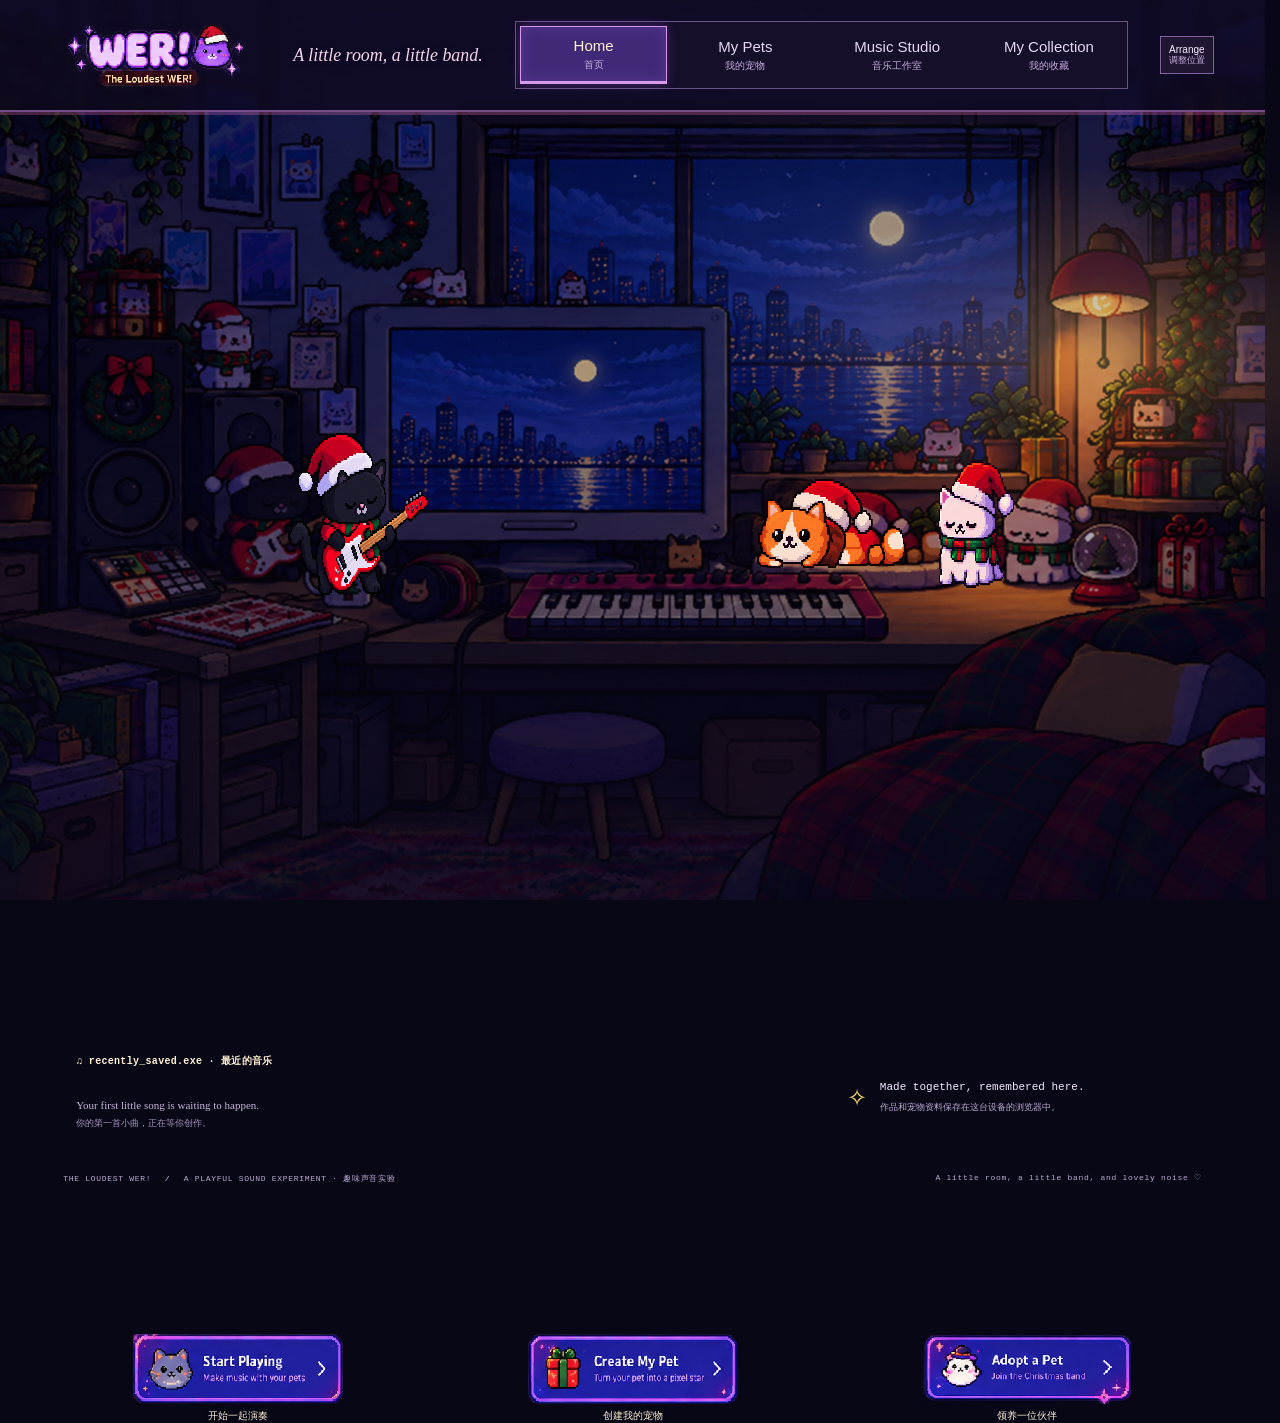
<file: index.html>
<!doctype html>
<html lang="en"><head><meta charset="utf-8"><meta name="viewport" content="width=device-width, initial-scale=1"><meta name="theme-color" content="#111137"><title>Home — The Loudest WER!</title><link rel="stylesheet" href="style.css?v=2"><link rel="stylesheet" href="pixel-ui.css?v=8"><link rel="stylesheet" href="experience.css?v=43"></head>
<body class="home-page" data-lamp="on">
<header class="topbar"><a class="wordmark" href="index.html" aria-label="The Loudest WER! · 宠物音乐小屋"><img class="brand-logo night-art" src="assets/wer-christmas-ui/logo_night.png?v=2" alt=""><img class="brand-logo sunset-art" src="assets/wer-christmas-ui/logo_sunset.png?v=2" alt=""></a><span class="topnote">A little room, a little band.</span><nav class="topnav"><a class="plain current" href="index.html">Home <small>首页</small></a><a class="plain" href="pets.html">My Pets <small>我的宠物</small></a><a class="plain" href="studio.html">Music Studio <small>音乐工作室</small></a><a class="plain" href="collection.html">My Collection <small>我的收藏</small></a></nav><div class="layout-tools"><button id="layoutMode" type="button" aria-pressed="false">Arrange <small>调整位置</small></button><button id="layoutReset" type="button" hidden>Reset <small>恢复默认</small></button></div></header>
<main class="home-main"><section class="home-intro"><div><p class="eyebrow">A COZY PIXEL PET HOME <span class="zh-inline">像素宠物音乐小屋</span></p><h1>A little room.<br><em>A lot of lovely noise.</em></h1><p class="subtitle">Come in, meet the band, and make something together.<span class="zh-sub">欢迎来到宠物音乐小屋，和伙伴们一起做首歌。</span></p></div></section>
<section class="home-room window" id="homeRoom" aria-label="Interactive pixel pet room"><div class="titlebar"><span><i class="dot"></i> HOME / 宠物之家 · little_room.exe</span><span id="timeLabel">SUNSET · 黄昏</span></div><div class="room-scene"><img id="roomBackground" class="room-background" src="assets/backgrounds/home-sunset.png?v=3" alt="Cozy pixel pet room at sunset · 黄昏像素宠物房间"><button class="room-pet room-pet-one" data-room-pet="mystery-cat" aria-pressed="false" aria-label="Mystery Cat · 点击放大神秘猫并聆听叫声"><img class="room-pet-art sunset-art" src="assets/pets/mystery-cat-guitar.png?v=2" alt=""><img class="room-pet-art night-art" src="assets/pets/mystery-cat-guitar-night.png?v=1" alt=""></button><button class="room-pet room-pet-two" data-room-pet="orange-cat" aria-pressed="false" aria-label="Orange Cat · 点击放大橘猫并聆听叫声"><img class="room-pet-art sunset-art" src="assets/pets/orange-cat-christmas.png?v=2" alt=""><img class="room-pet-art night-art" src="assets/pets/orange-cat-night.png?v=1" alt=""></button><button class="room-pet room-pet-three" data-room-pet="white-cat" aria-pressed="false" aria-label="White Cat · 点击放大白猫并聆听叫声"><img class="room-pet-art sunset-art" src="assets/pets/white-cat-christmas.png?v=2" alt=""><img class="room-pet-art night-art" src="assets/pets/white-cat-night.png?v=1" alt=""></button><button id="pullCord" class="pull-cord" aria-label="Pull to switch between Sunset and Night themes · 拉动切换黄昏与夜晚主题" aria-pressed="true"><b>MOOD</b></button></div><div class="room-footer"><span><i class="status-dot"></i><b id="roomStatus">Sunset theme · 黄昏主题</b></span><span>Click a pet or pull the cord · 点击宠物或拉绳</span></div></section>
<section class="home-actions" aria-label="Quick actions · 快捷入口"><a class="home-action primary-action" href="studio.html" aria-label="Start Playing · 开始一起演奏"><img class="action-art night-art" src="assets/wer-christmas-ui/button_start_night_uniform.png?v=1" alt=""><img class="action-art sunset-art" src="assets/wer-christmas-ui/button_start_sunset_uniform.png?v=1" alt=""><span class="action-translation">开始一起演奏</span></a><a class="home-action" href="pets.html" aria-label="Create My Pet · 创建我的宠物"><img class="action-art night-art" src="assets/wer-christmas-ui/button_create_night_uniform.png?v=1" alt=""><img class="action-art sunset-art" src="assets/wer-christmas-ui/button_create_sunset_uniform.png?v=1" alt=""><span class="action-translation">创建我的宠物</span></a><a class="home-action" href="pets.html#adopt" aria-label="Adopt a Pet · 领养一位伙伴"><img class="action-art night-art" src="assets/wer-christmas-ui/button_adopt_night_uniform.png?v=1" alt=""><img class="action-art sunset-art" src="assets/wer-christmas-ui/button_adopt_sunset_uniform.png?v=1" alt=""><span class="action-translation">领养一位伙伴</span></a></section>
<section class="home-lower"><div class="window mini-window"><div class="titlebar lavender"><span>♫ recently_saved.exe · 最近的音乐</span></div><div class="recent-list" id="recentSongs"><p class="empty-hint">Your first little song is waiting to happen.<small>你的第一首小曲，正在等你创作。</small></p></div></div><div class="home-note"><span>✧</span><div><b>Made together, remembered here.</b><small>作品和宠物资料保存在这台设备的浏览器中。</small></div></div></section>
<footer><span>THE LOUDEST WER! <b> / </b> A PLAYFUL SOUND EXPERIMENT · 趣味声音实验</span><span>A little room, a little band, and lovely noise ♡</span></footer></main>
<script src="store.js?v=1"></script><script src="theme.js?v=2"></script><script src="home.js?v=20"></script></body></html>
</file>
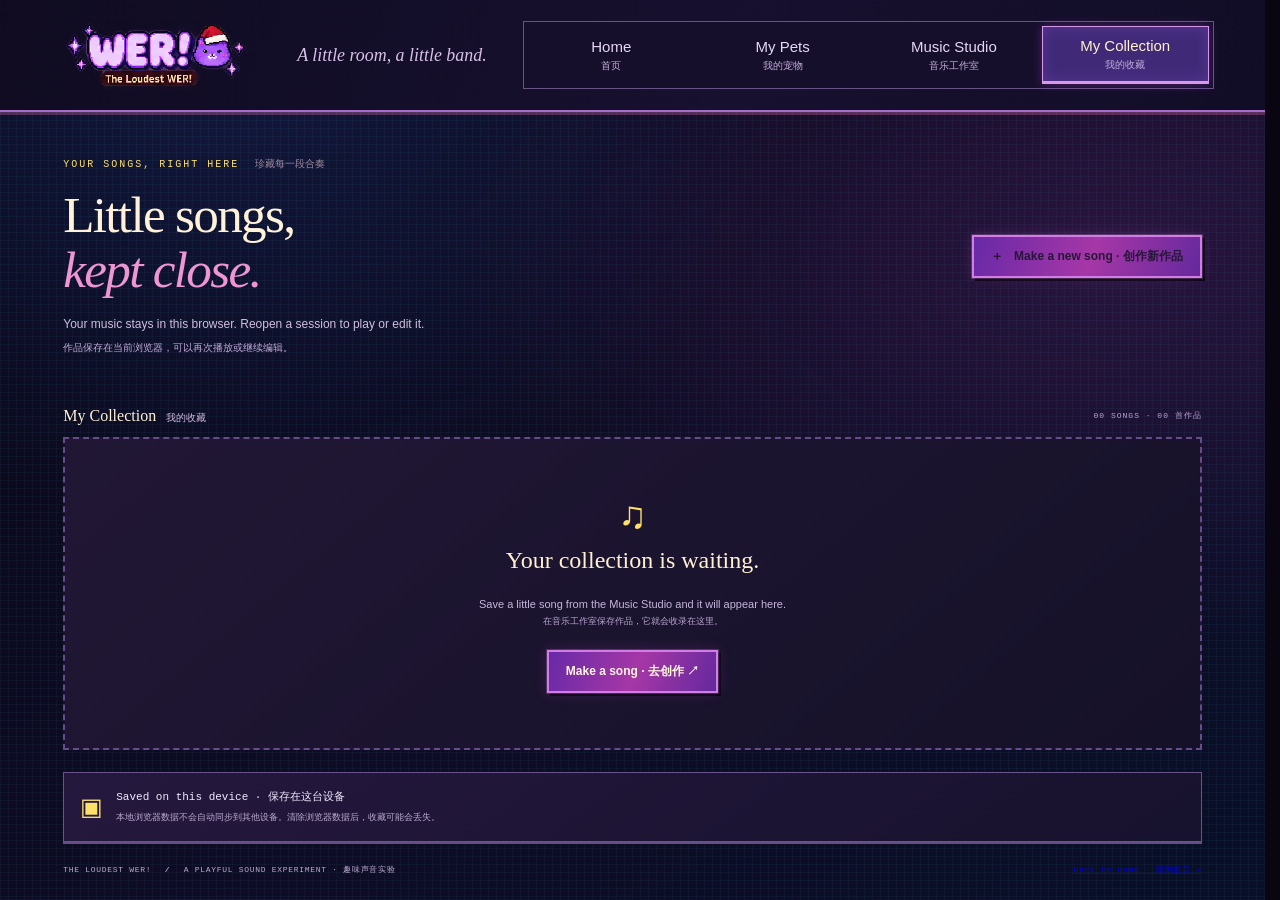
<file: collection.html>
<!doctype html>
<html lang="en"><head><meta charset="utf-8"><meta name="viewport" content="width=device-width, initial-scale=1"><meta name="theme-color" content="#111137"><title>My Collection — The Loudest WER!</title><link rel="stylesheet" href="style.css?v=2"><link rel="stylesheet" href="pixel-ui.css?v=8"><link rel="stylesheet" href="experience.css?v=42"></head>
<body><header class="topbar"><a class="wordmark" href="index.html" aria-label="The Loudest WER! · 宠物音乐小屋"><img class="brand-logo night-art" src="assets/wer-christmas-ui/logo_night.png?v=2" alt=""><img class="brand-logo sunset-art" src="assets/wer-christmas-ui/logo_sunset.png?v=2" alt=""></a><span class="topnote">A little room, a little band.</span><nav class="topnav"><a class="plain" href="index.html">Home <small>首页</small></a><a class="plain" href="pets.html">My Pets <small>我的宠物</small></a><a class="plain" href="studio.html">Music Studio <small>音乐工作室</small></a><a class="plain current" href="collection.html">My Collection <small>我的收藏</small></a></nav></header>
<main class="subpage-main collection-main"><section class="page-heading"><div><p class="eyebrow">YOUR SONGS, RIGHT HERE <span class="zh-inline">珍藏每一段合奏</span></p><h1>Little songs,<br><em>kept close.</em></h1><p class="subtitle">Your music stays in this browser. Reopen a session to play or edit it.<span class="zh-sub">作品保存在当前浏览器，可以再次播放或继续编辑。</span></p></div><a class="primary page-jump" href="studio.html">＋ <span>Make a new song · 创作新作品</span></a></section><section class="collection-shelf"><div class="section-heading"><h2>My Collection <small>我的收藏</small></h2><span id="songCount">00 SONGS · 00 首作品</span></div><div id="songCollection" class="song-grid"></div></section><div class="local-note"><span>▣</span><p>Saved on this device · 保存在这台设备<small>本地浏览器数据不会自动同步到其他设备。清除浏览器数据后，收藏可能会丢失。</small></p></div><footer><span>THE LOUDEST WER! <b> / </b> A PLAYFUL SOUND EXPERIMENT · 趣味声音实验</span><a href="index.html">Back to Home · 回到首页 ↗</a></footer></main>
<div id="toast" role="status" aria-live="polite"></div><script src="store.js?v=1"></script><script src="theme.js?v=2"></script><script src="collection.js?v=1"></script></body></html>
</file>
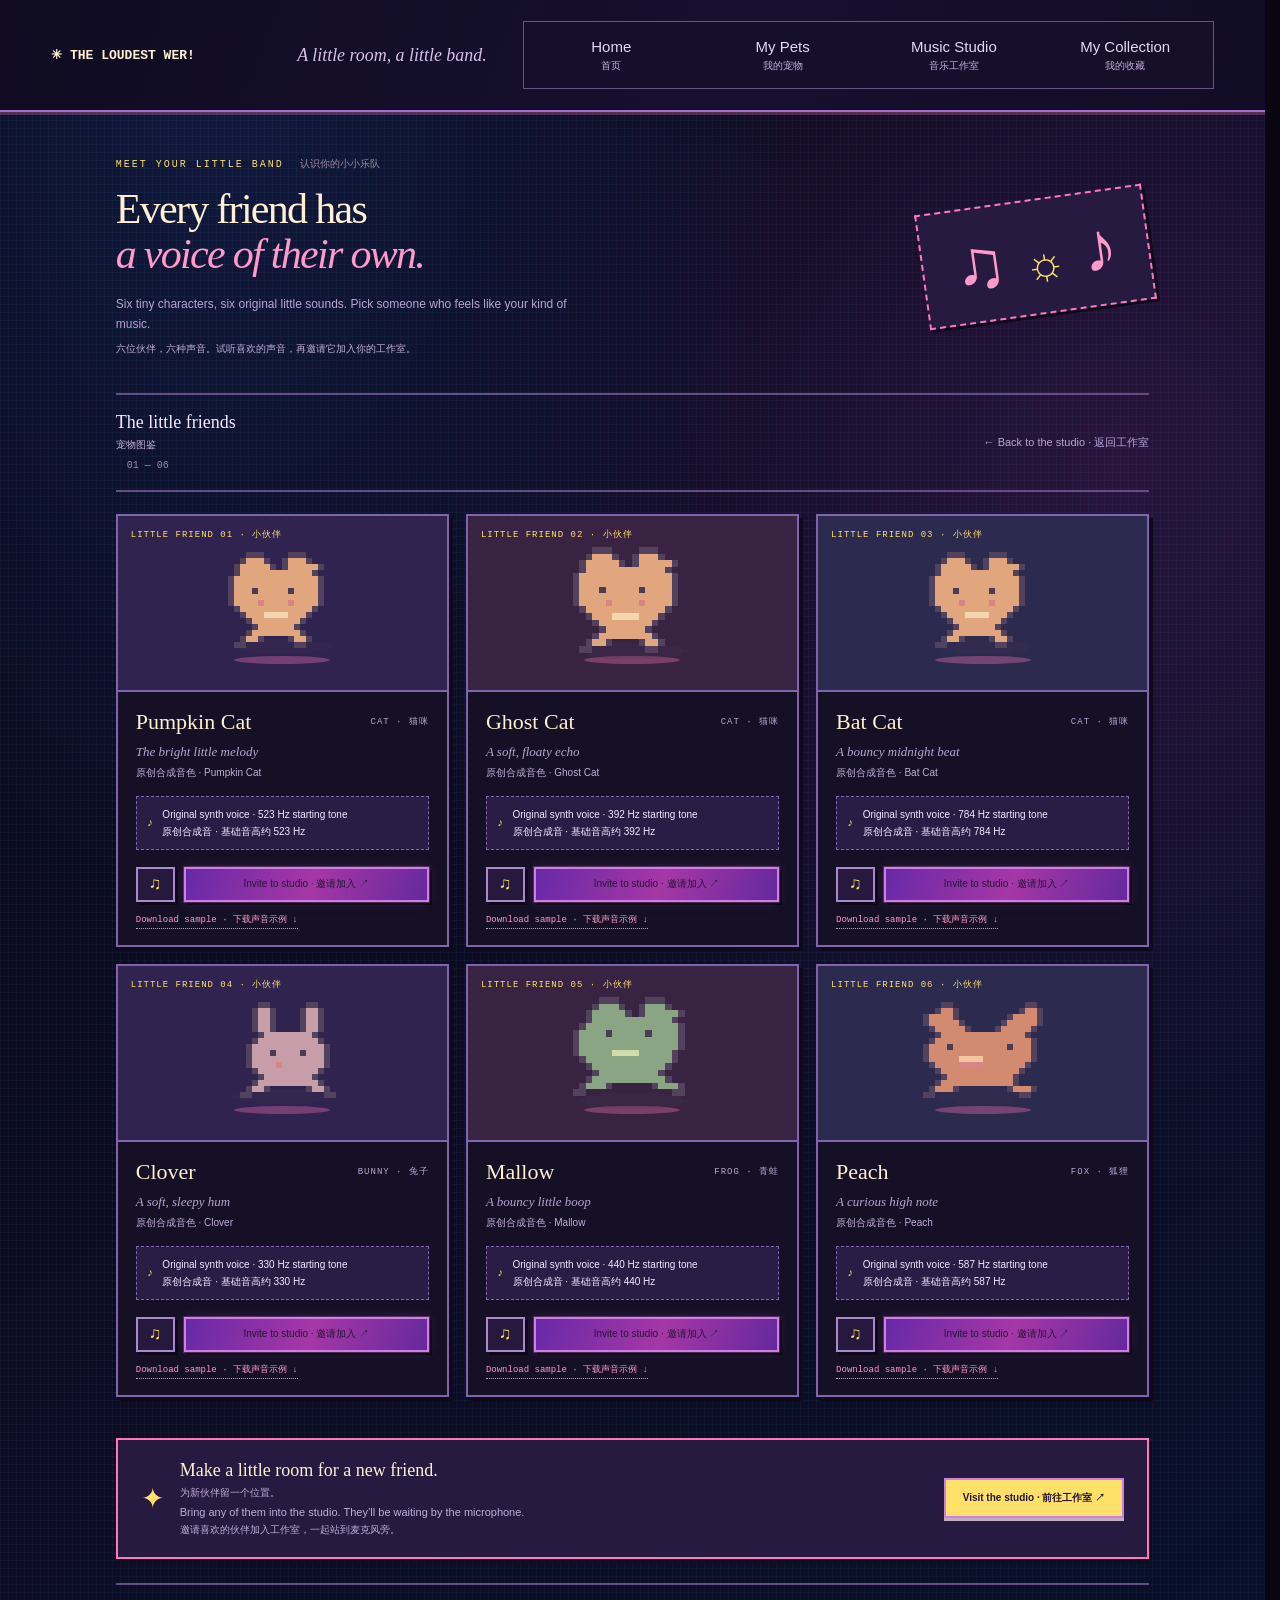
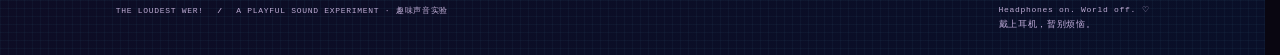
<file: gallery.html>
<!doctype html><html lang="en"><head><meta charset="utf-8"><meta name="viewport" content="width=device-width, initial-scale=1"><meta name="theme-color" content="#090611"><title>Pet Gallery — The Loudest WER!</title><link rel="stylesheet" href="style.css?v=1"><link rel="stylesheet" href="gallery.css?v=1"><link rel="stylesheet" href="pixel-ui.css?v=8"><link rel="stylesheet" href="experience.css?v=2"></head><body>
<header class="topbar"><a class="wordmark" href="index.html">✳ THE LOUDEST WER!</a><span class="topnote">A little room, a little band.</span><nav class="topnav"><a class="plain" href="index.html">Home <small>首页</small></a><a class="plain" href="pets.html">My Pets <small>我的宠物</small></a><a class="plain" href="studio.html">Music Studio <small>音乐工作室</small></a><a class="plain" href="collection.html">My Collection <small>我的收藏</small></a></nav></header>
<main class="gallery-main"><section class="gallery-intro"><div><p class="eyebrow">MEET YOUR LITTLE BAND <span class="zh-inline">认识你的小小乐队</span></p><h1>Every friend has<br><em>a voice of their own.</em></h1><p class="subtitle">Six tiny characters, six original little sounds. Pick someone who feels like your kind of music.<span class="zh-sub">六位伙伴，六种声音。试听喜欢的声音，再邀请它加入你的工作室。</span></p></div><div class="gallery-doodle" aria-hidden="true">♫ <span>☼</span> ♪</div></section><section class="gallery-topline"><h2>The little friends <small>宠物图鉴</small> <span>01 — 06</span></h2><a href="studio.html" class="back-link">← Back to the studio · 返回工作室</a></section><section id="gallery" class="gallery-grid" aria-label="Pet gallery"></section><section class="gallery-footer"><span>✦</span><div><h2>Make a little room for a new friend.<small>为新伙伴留一个位置。</small></h2><p>Bring any of them into the studio. They’ll be waiting by the microphone.<small>邀请喜欢的伙伴加入工作室，一起站到麦克风旁。</small></p></div><a href="studio.html" class="primary studio-link">Visit the studio · 前往工作室 ↗</a></section><footer><span>THE LOUDEST WER! <b>/</b> A PLAYFUL SOUND EXPERIMENT · 趣味声音实验</span><span>Headphones on. World off. ♡<small>戴上耳机，暂别烦恼。</small></span></footer></main><div id="toast" role="status" aria-live="polite"></div><script src="store.js?v=1"></script><script src="theme.js?v=2"></script><script src="pet-art.js"></script><script src="gallery.js?v=2"></script></body></html>
</file>
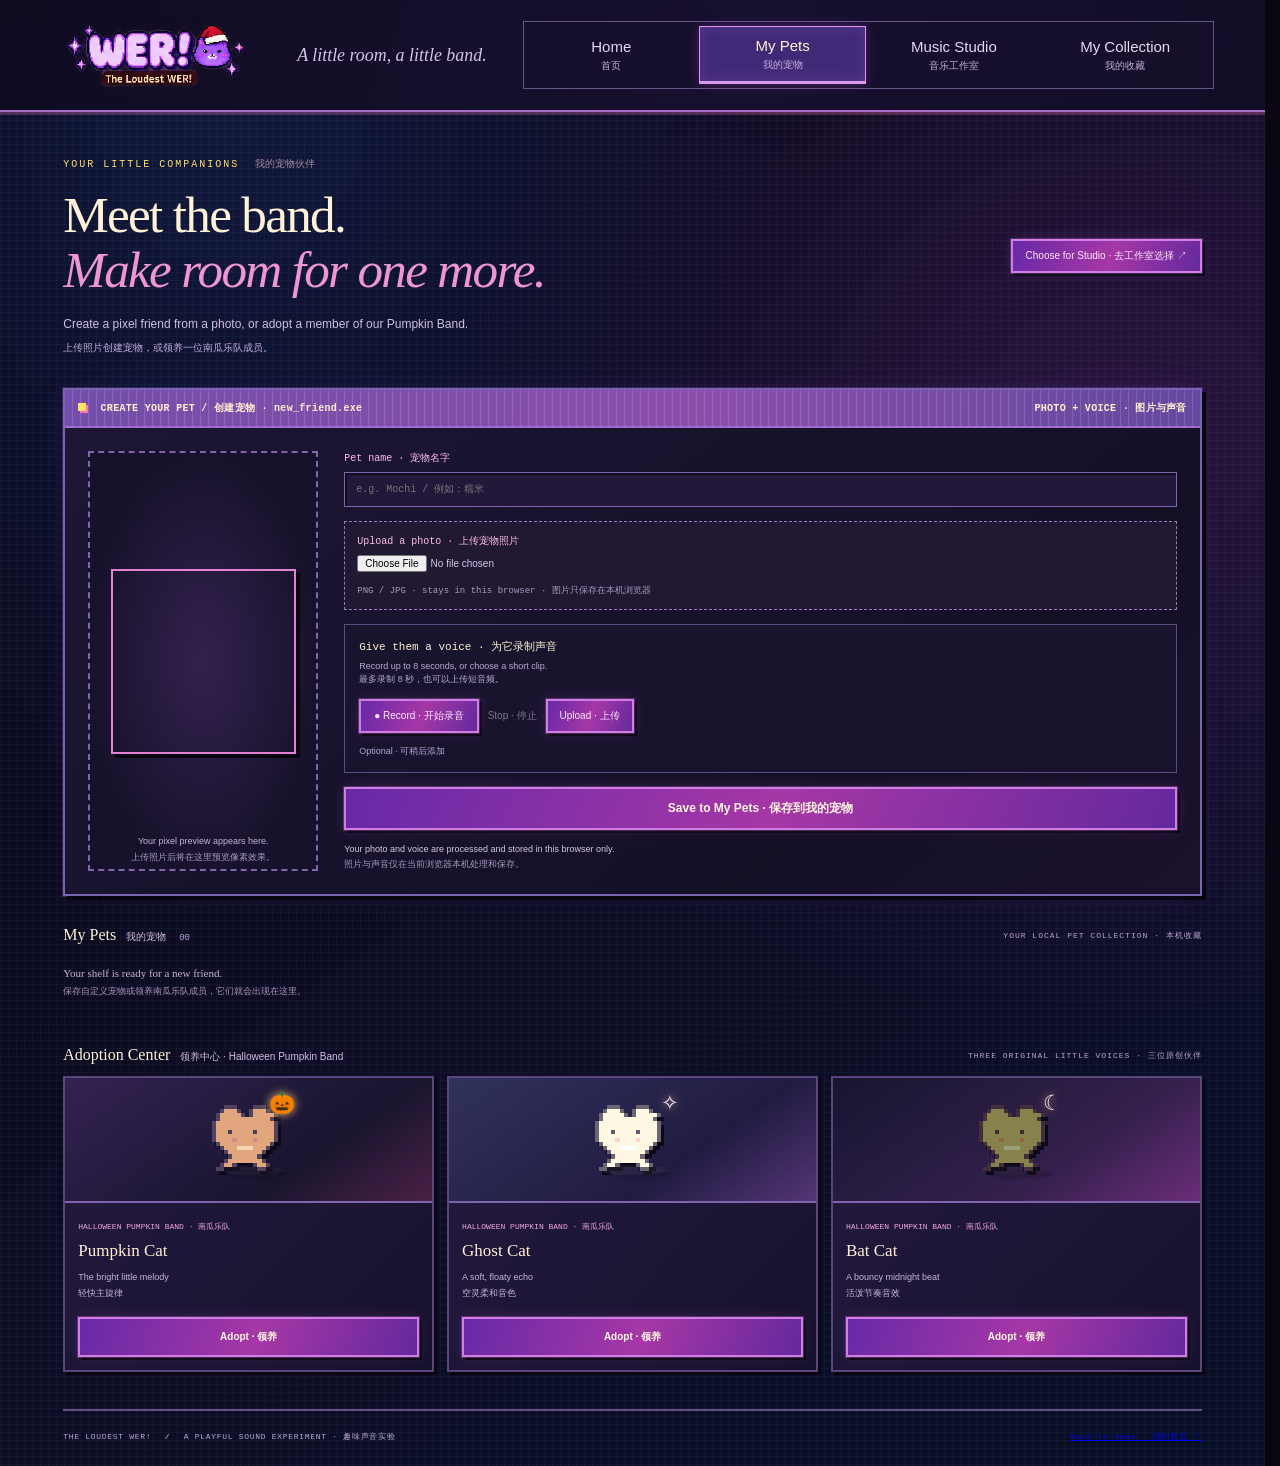
<file: pets.html>
<!doctype html>
<html lang="en"><head><meta charset="utf-8"><meta name="viewport" content="width=device-width, initial-scale=1"><meta name="theme-color" content="#111137"><title>My Pets — The Loudest WER!</title><link rel="stylesheet" href="style.css?v=2"><link rel="stylesheet" href="pixel-ui.css?v=8"><link rel="stylesheet" href="experience.css?v=42"></head>
<body><header class="topbar"><a class="wordmark" href="index.html" aria-label="The Loudest WER! · 宠物音乐小屋"><img class="brand-logo night-art" src="assets/wer-christmas-ui/logo_night.png?v=2" alt=""><img class="brand-logo sunset-art" src="assets/wer-christmas-ui/logo_sunset.png?v=2" alt=""></a><span class="topnote">A little room, a little band.</span><nav class="topnav"><a class="plain" href="index.html">Home <small>首页</small></a><a class="plain current" href="pets.html">My Pets <small>我的宠物</small></a><a class="plain" href="studio.html">Music Studio <small>音乐工作室</small></a><a class="plain" href="collection.html">My Collection <small>我的收藏</small></a></nav></header>
<main class="subpage-main"><section class="page-heading"><div><p class="eyebrow">YOUR LITTLE COMPANIONS <span class="zh-inline">我的宠物伙伴</span></p><h1>Meet the band.<br><em>Make room for one more.</em></h1><p class="subtitle">Create a pixel friend from a photo, or adopt a member of our Pumpkin Band.<span class="zh-sub">上传照片创建宠物，或领养一位南瓜乐队成员。</span></p></div><a class="soft page-jump" href="studio.html">Choose for Studio · 去工作室选择 ↗</a></section>
<section class="pet-creator window"><div class="titlebar"><span><i class="dot"></i> CREATE YOUR PET / 创建宠物 · new_friend.exe</span><span>PHOTO + VOICE · 图片与声音</span></div><div class="creator-grid"><div class="pixel-preview"><canvas id="photoPreview" width="192" height="192" aria-label="Pixelated pet photo preview"></canvas><p id="photoHint">Your pixel preview appears here.<small>上传照片后将在这里预览像素效果。</small></p></div><form id="petForm" class="pet-form"><label>Pet name · 宠物名字<input id="petNameInput" name="name" maxlength="20" placeholder="e.g. Mochi / 例如：糯米" required></label><label class="file-drop">Upload a photo · 上传宠物照片<input id="petPhoto" type="file" accept="image/*"><small>PNG / JPG · stays in this browser · 图片只保存在本机浏览器</small></label><div class="voice-entry"><div><b>Give them a voice · 为它录制声音</b><small>Record up to 8 seconds, or choose a short clip.<br>最多录制 8 秒，也可以上传短音频。</small></div><div class="voice-actions"><button id="recordVoice" class="soft" type="button">● Record · 开始录音</button><button id="stopVoice" class="plain" type="button" disabled>Stop · 停止</button><label class="soft upload-voice">Upload · 上传<input id="petVoice" type="file" accept="audio/*" hidden></label></div><audio id="voicePreview" controls hidden></audio><small id="voiceStatus" role="status" aria-live="polite">Optional · 可稍后添加</small></div><button class="primary" type="submit">Save to My Pets · 保存到我的宠物</button><p class="privacy-note">Your photo and voice are processed and stored in this browser only.<small>照片与声音仅在当前浏览器本机处理和保存。</small></p></form></div></section>
<section class="pet-shelves"><div class="section-heading"><h2>My Pets <small>我的宠物</small> <span id="ownedCount">00</span></h2><span>YOUR LOCAL PET COLLECTION · 本机收藏</span></div><div id="ownedPets" class="pet-card-grid"></div></section>
<section class="pet-shelves" id="adopt"><div class="section-heading"><h2>Adoption Center <small>领养中心 · Halloween Pumpkin Band</small></h2><span>THREE ORIGINAL LITTLE VOICES · 三位原创伙伴</span></div><div id="adoptionPets" class="adoption-grid"></div></section>
<footer><span>THE LOUDEST WER! <b> / </b> A PLAYFUL SOUND EXPERIMENT · 趣味声音实验</span><a href="index.html">Back to Home · 回到首页 ↗</a></footer></main>
<script src="store.js?v=1"></script><script src="theme.js?v=2"></script><script src="pets.js?v=1"></script></body></html>
</file>
<file: style.css>
:root{--paper:#f7f0e5;--ink:#4f4358;--muted:#8e7e8b;--line:#bca9b7;--purple:#a89ac0;--pink:#eab9b4;--cream:#fff9ed}*{box-sizing:border-box}body{margin:0;color:var(--ink);background:#f3eade;background-image:radial-gradient(#a88c9c24 .65px,transparent .65px);background-size:5px 5px;font-family:Arial,Helvetica,sans-serif;font-size:14px}button,input,select{font:inherit;color:inherit}button{cursor:pointer}button,a,input,select{touch-action:manipulation}button:focus-visible,a:focus-visible,select:focus-visible,input:focus-visible{outline:3px solid #8572a4;outline-offset:4px}button{transition:background .15s,transform .15s}button:hover{filter:brightness(1.035)}button:active{transform:translateY(2px)}button:disabled{opacity:.45;cursor:not-allowed}.topbar{height:70px;display:flex;align-items:center;justify-content:space-between;padding:0 4.5%;border-bottom:1px solid #b8a8af66;background:#f9f2e9a8}.wordmark{text-decoration:none;color:var(--ink);font:700 14px 'Courier New',monospace;letter-spacing:-.4px}.topnote{font:italic 14px Georgia,serif;color:var(--muted)}.plain{border:0;background:none;padding:8px 0;font-size:12px}.plain span{margin-left:12px}main{max-width:1440px;padding:0 5%;margin:auto}.intro{display:flex;align-items:center;justify-content:space-between;padding:40px 0 32px}.eyebrow{font:10px 'Courier New',monospace;letter-spacing:2px;margin:0 0 16px;color:#8c778e}h1{font:42px/1.08 Georgia,serif;letter-spacing:-1.7px;margin:0}h1 em{font-weight:normal;color:#9b758f}.subtitle{color:var(--muted);font-size:12px;margin:16px 0 0;line-height:1.7}.session-stamp{display:flex;gap:14px;align-items:center;transform:rotate(-5deg);border:1px solid #bd9f9e;padding:15px 20px;color:#aa858a}.session-stamp>span{font-size:37px}.session-stamp p{font:12px/1.8 'Courier New',monospace;letter-spacing:1px}.session-stamp b{font-size:9px;font-weight:400;letter-spacing:0}.workspace{display:grid;grid-template-columns:minmax(0,1fr) 296px;gap:24px;align-items:start}.window{border:1px solid #9b889e;box-shadow:3px 4px 0 #d9ccce;background:var(--cream);border-radius:7px;overflow:hidden}.titlebar{display:flex;justify-content:space-between;align-items:center;height:34px;border-bottom:1px solid #a38ea4;padding:0 13px;background:#ead0c8;font:11px 'Courier New',monospace;letter-spacing:.3px}.dot{display:inline-block;width:7px;height:7px;background:#9d8eae;margin-right:8px}.window-marks{font-size:16px;word-spacing:7px}.lavender{background:#d5ccdf}.stage{position:relative;aspect-ratio:640/340;isolation:isolate;overflow:hidden}#landscape{position:absolute;inset:0;width:100%;height:100%;image-rendering:pixelated}.scene-label{position:absolute;top:22px;left:23px;display:grid;gap:8px;color:#695c7a;text-shadow:0 1px #fce4d5}.scene-label span{font:10px 'Courier New',monospace;letter-spacing:2px}.scene-label small{font:italic 12px Georgia,serif}.mic{position:absolute;left:48%;top:58%;width:4%;height:25%;filter:drop-shadow(3px 3px #5d456039)}.mic svg{height:100%;width:100%;image-rendering:pixelated}.stage-pet{position:absolute;width:15%;border:0;background:none;transform:translate(-50%,-50%);padding:0;display:grid;justify-items:center;gap:5px}.stage-pet:hover{filter:brightness(1.08)}.stage-pet:active{transform:translate(-50%,-50%)}.stage-pet svg{width:100%;height:auto;image-rendering:pixelated;filter:drop-shadow(3px 5px 0 #8c66834d)}.pet-label{font:10px 'Courier New',monospace;background:#fff5e6eb;border:1px solid #a48fa3;border-radius:3px;padding:4px 7px;white-space:nowrap}.stage-pet.selected .pet-label{background:#e8d7ee;border-color:#7c638e;box-shadow:0 2px 0 #a58ab4}.stage-pet.hit svg{animation:hop .22s ease-out}.stage-pet.hit:before{content:'♪';position:absolute;top:-20%;right:0;color:#694e82;font-size:24px;animation:note .3s ease-out}.stage-pet.muted{opacity:.45}.stage-caption{position:absolute;bottom:11px;left:17px;right:17px;display:flex;justify-content:space-between;font:9px 'Courier New',monospace;color:#f8efde}.stage-caption span+span{font-size:8px;letter-spacing:.5px}.transport{display:flex;align-items:center;justify-content:space-between;gap:10px;padding:15px 17px;background:#fff8ec;border-top:1px solid #a38ea4}.transport-main{display:flex;align-items:center;gap:9px}.primary,.square,.soft,.surprise{border:1px solid #9e87a5;border-radius:4px;box-shadow:0 3px 0 #c3adbf}.primary{background:#d9c9e4;padding:11px 17px;font-size:12px;white-space:nowrap}.primary span{margin-left:8px}.square{background:#f8eddf;width:37px;height:37px;font-size:19px}.beat-lights{display:flex;gap:5px;margin-left:9px}.beat-lights i{height:6px;width:6px;background:#dcd0d6}.beat-lights i.on{background:#9979ac;box-shadow:0 0 0 2px #e8d9ec}.tempo{display:flex;gap:6px;align-items:center;font:10px 'Courier New',monospace}.tempo input{width:48px;padding:5px 3px;border:0;border-bottom:1px solid #c5b2bd;background:transparent;font-size:16px}.tempo small{font-size:9px}.section-heading{display:flex;justify-content:space-between;align-items:center;margin:24px 0 12px}.section-heading h2{font:16px Georgia,serif;margin:0}.section-heading h2 span{font:9px 'Courier New',monospace;margin-left:9px;color:var(--muted)}.section-heading>span{font:8px 'Courier New',monospace;letter-spacing:1px;color:var(--muted)}.pet-cards{display:grid;grid-template-columns:repeat(3,1fr);gap:10px}.pet-card{display:flex;text-align:left;align-items:center;gap:10px;background:#faf5e9;border:1px solid #d0c1c5;padding:9px;border-radius:5px;position:relative;min-height:69px}.pet-card.selected{border-color:#ac8dbb;background:#ede3ef;box-shadow:0 2px 0 #d0bcd7}.pet-card svg{width:43px;height:43px}.pet-card b{font-size:12px;font-weight:500;display:block}.pet-card small{display:block;font-size:9px;color:var(--muted);margin-top:5px}.pet-card .indicator{height:5px;width:5px;border-radius:50%;background:#9bafa1;position:absolute;top:12px;right:10px}.pet-card.muted .indicator{background:#bfadb8}.template-grid{display:grid;grid-template-columns:repeat(3,1fr);gap:10px}.template{display:flex;align-items:center;gap:10px;padding:14px 10px;border:1px solid #d1bfc4;border-radius:5px;background:#f7eee5;text-align:left}.template.active{background:#f0dcd5;border-color:#bd9da4}.template-icon{font:25px Georgia,serif;color:#ac8593}.template b{display:block;font-size:11px;font-weight:500}.template small{display:block;font-size:8px;color:var(--muted);margin-top:5px}.template i{margin-left:auto;font-style:normal;color:#a2849b}.editor-body{padding:24px 21px 18px}.editor .eyebrow{font-size:8px;letter-spacing:1.5px}.selected-pet{display:flex;gap:10px;align-items:center}#portrait{width:65px;height:65px;background:#efe5e9;border:1px solid #ddccd7;border-radius:5px;display:grid;place-items:center}#portrait svg{width:55px}.selected-pet h2{font:23px Georgia,serif;margin:0 0 7px}.selected-pet p{font-size:10px;color:var(--muted);margin:0}.selected-pet .square{margin-left:auto;width:30px;height:30px;font-size:16px}.divider{border-top:1px dashed #d4c4cc;margin:24px 0}.control{margin-bottom:24px}.control label{display:flex;justify-content:space-between;font-size:12px;margin-bottom:12px}.control label span{font:10px 'Courier New',monospace;color:#977c9a}.control input[type=range]{width:100%;height:6px;margin:7px 0 13px;accent-color:#a084b0;cursor:pointer}.range-labels{display:flex;justify-content:space-between;color:#a18d9d;font-size:8px}.control-note{font-size:10px;color:var(--muted);margin:-2px 0 12px}.rhythm{display:grid;grid-template-columns:repeat(8,1fr);gap:4px}.rhythm button{height:30px;padding:0;background:#f1e7e5;border:1px solid #d0bdcc;border-radius:3px;font:9px 'Courier New',monospace}.rhythm button.enabled{background:#bca6cc;color:#fff8ed;border-color:#9f85b2;box-shadow:inset 0 2px #d7c6e0}.rhythm button.current{outline:2px solid #7c608f;outline-offset:1px}.rhythm+.range-labels{margin-top:10px}select{width:100%;border:1px solid #cdbbc9;background:#f7efe6;border-radius:4px;padding:10px;font-size:11px}.editor-actions{display:flex;justify-content:space-between;align-items:center;margin-top:-6px}.soft{padding:8px 13px;background:#efe4e9;font-size:10px}.danger{color:#ac7a83;font-size:10px}.little-note{background:#f1e8e8;margin-top:25px;padding:13px;display:flex;align-items:center;gap:12px;border-radius:4px}.little-note>span{font-size:24px;color:#b699b8}.little-note p{font:italic 12px/1.6 Georgia,serif;margin:0;color:#a18b9f}.bottom-row{display:flex;justify-content:space-between;align-items:center;padding:25px 0}.bottom-row p{font:italic 13px Georgia,serif;color:#a68d9b}.surprise{padding:12px 19px;background:#f0d2c9;font-size:12px}.surprise span{font-size:9px;margin-left:21px;color:#997e89}footer{border-top:1px solid #d8c9c7;padding:20px 0 24px;display:flex;justify-content:space-between;color:#a28c9b;font:8px 'Courier New',monospace;letter-spacing:.7px}footer b{margin:0 8px}dialog{padding:0;border:1px solid #9b889e;border-radius:7px;max-width:550px;width:calc(100% - 32px);color:var(--ink);background:var(--cream);box-shadow:6px 7px 0 #9b889e44}dialog::backdrop{background:#51445666;backdrop-filter:blur(3px)}.dialog-body{padding:26px}.dialog-body h2{font:25px Georgia,serif}.dialog-body p,.dialog-body li{font-size:12px;line-height:1.8;color:#8b788b}.dialog-body li{margin-bottom:12px}.choices{display:grid;grid-template-columns:repeat(3,1fr);gap:12px;margin-top:24px}.choices button{border:1px solid #c5b1ca;border-radius:5px;background:#f2e5ec;padding:14px 8px;display:grid;justify-items:center;gap:8px}.choices svg{width:70px}.choices small{font-size:9px;color:var(--muted)}#toast{position:fixed;bottom:25px;left:50%;transform:translateX(-50%);background:#64536d;color:#fff6eb;padding:12px 20px;font-size:12px;border-radius:5px;opacity:0;pointer-events:none;transition:opacity .2s;z-index:10}#toast.show{opacity:1}@keyframes hop{50%{transform:translateY(-9px) rotate(-4deg)}}@keyframes note{to{transform:translateY(-15px);opacity:0}}@media(min-width:1500px){.intro{padding-top:50px;padding-bottom:40px}h1{font-size:49px}.workspace{grid-template-columns:minmax(0,1fr) 320px}.editor-body{padding:26px}.control{margin-bottom:27px}}@media(max-width:1050px){main{padding:0 3%}.workspace{gap:16px;grid-template-columns:minmax(0,1fr) 270px}.editor-body{padding:19px 16px}.beat-lights{display:none}.template{gap:6px;padding:12px 8px}.template i{display:none}.template b{font-size:10px}.template small{font-size:7px}.session-stamp{padding:10px}}@media(max-width:760px){.topbar{padding:0 5%;height:56px}.topnote{display:none}main{padding:0 5%}.intro{padding:29px 0 25px}.eyebrow{font-size:8px}h1{font-size:34px}.subtitle{font-size:11px;max-width:330px}.session-stamp{display:none}.workspace{display:flex;flex-direction:column;gap:22px}.left-column,.editor{width:100%}.editor-body{padding:20px}.editor .control{margin-bottom:23px}.selected-pet{max-width:350px}.stage-caption span+span{display:none}.scene-label{left:14px;top:14px}.scene-label span{font-size:8px}.scene-label small{font-size:10px}.pet-label{font-size:8px;padding:3px 4px}.stage-pet{width:17%}.transport{padding:12px 10px}.primary{padding:10px;font-size:11px}.tempo{gap:3px}.tempo>span{display:none}.pet-card{gap:5px;padding:7px 4px}.pet-card svg{width:34px}.pet-card b{font-size:10px}.pet-card small{font-size:8px}.template-grid{gap:6px}.template-icon{font-size:21px}.template{display:grid;gap:7px}.template b{font-size:10px}.template small{font-size:8px}.section-heading>span{font-size:7px}.bottom-row{flex-direction:column-reverse;gap:10px}.surprise{width:100%}footer{font-size:7px;gap:20px;line-height:1.7}.rhythm button{height:38px}}@media(prefers-reduced-motion:reduce){*,*:before{animation:none!important;transition:none!important}}
.pet-png{display:block;width:100%;height:auto;object-fit:contain;image-rendering:pixelated}.pet-card .pet-png{width:43px;height:43px}.stage-pet .pet-png{width:100%;height:auto}#portrait .pet-png{width:55px;height:55px}

/* English first, with quiet Chinese reading support. */
.topnav .plain small,.wordmark small{display:block;margin-top:3px;color:#a18b9d;font:9px/1.2 Arial,sans-serif;letter-spacing:0}.eyebrow .zh-inline{font-family:Arial,sans-serif;letter-spacing:0;font-size:10px;margin-left:8px;color:#a18b9d}.zh-sub{display:block;margin-top:6px;color:#a18b9d;font-size:10px;line-height:1.6}.session-stamp small{font:10px Arial,sans-serif;letter-spacing:0;color:#aa858a}.section-heading h2 small{font:10px Arial,sans-serif;color:#a18b9d;margin-left:6px}.section-heading button small{display:block;font-size:9px;color:#a18b9d;margin:3px 0 0 23px}.scene-label small{line-height:1.5}.template small{line-height:1.7}.template-note{font-size:9px;color:#8e7e8b;margin:10px 0 0}.template-note span{display:block;color:#a18b9d;margin-top:3px}.manual-note{display:block;margin-top:5px;font:9px Arial,sans-serif;letter-spacing:.4px;color:#a18b9d}.control label small{font:10px Arial,sans-serif;color:#a18b9d;margin-left:4px}.control-note span{display:block;color:#a18b9d;margin-top:3px}.little-note p small,.bottom-row p small,footer small{display:block;margin-top:4px;font:9px/1.5 Arial,sans-serif;color:#a18b9d}.dialog-body h2 small{display:block;font:12px Arial,sans-serif;color:#a18b9d;margin-top:6px}.pet-card small{line-height:1.45}
.voice-picker{margin-top:-5px;margin-bottom:20px}.voice-picker label{margin-bottom:9px}.danger:disabled{opacity:.4}

.topbar .topnav{display:flex;flex-direction:row;align-items:center;gap:22px;flex:0 0 auto;width:auto}
</file>
<file: pixel-ui.css>
/* The Loudest WER! pixel interface layer
   Warm twilight palette + stepped 8-bit borders, sized for comfortable reading. */
:root {
  --ink: #342c50;
  --muted: #766d87;
  --line: #625878;
  --paper: #fff4df;
  --cream: #fff8e9;
  --pixel-shadow: #594766;
  --lavender: #c9b8e2;
  --pink: #efb2ad;
  --sunset: #e99b76;
}

body {
  background-color: #eee0d2;
  background-image:
    linear-gradient(90deg, #8d78941a 1px, transparent 1px),
    linear-gradient(#8d78941a 1px, transparent 1px);
  background-size: 8px 8px;
  color: var(--ink);
}

.topbar {
  background: #fff4e8;
  border-bottom: 3px solid #b49caf;
  box-shadow: 0 3px 0 #d4b8b4;
}
.topbar .topnav { display: flex !important; flex: 0 0 auto; flex-direction: row; align-items: center; gap: 22px; width: auto; }
.topnav .plain { text-decoration: none; color: #675a73; font-size: 11px; }
.topnav .plain small { display: block; margin-top: 3px; color: #98869a; font: 9px/1.2 Arial, sans-serif; }
.topnav .plain.current { color: #342c50; }
.wordmark, .eyebrow, .titlebar, .stage-caption, .pet-label,
.tempo, .section-heading h2 span, .section-heading > span,
.template small, .friend-number, .friend-title > span, footer,
.rhythm button, .manual-note, .control label > span, .range-labels {
  font-family: "Courier New", monospace;
}
.wordmark { letter-spacing: 0; font-size: 13px; }
.topnav .plain, .plain { border-radius: 0; }
.topnav .plain.current { border-bottom: 3px solid #715d87; }

.window, .session-stamp, .pet-card, .template, .little-note,
.friend-card, .friend-art, .gallery-doodle, .note-chip, .gallery-footer,
.primary, .square, .soft, .surprise, .friend-actions button,
.friend-actions a, .choices button, #portrait, .rhythm button,
select, input[type="number"], dialog {
  border-radius: 0 !important;
}
.window {
  border: 2px solid #514764;
  box-shadow: 4px 4px 0 #89788f, 7px 7px 0 #d4b4ae;
}
.titlebar {
  min-height: 38px;
  height: auto;
  border-bottom: 2px solid #514764;
  background-color: #edb8a8;
  background-image: repeating-linear-gradient(90deg, transparent 0 7px, #ffffff21 7px 8px);
  color: #382e54;
  font-size: 10px;
  font-weight: 700;
  letter-spacing: .3px;
}
.titlebar.lavender { background-color: #cbbbe0; }
.dot { width: 8px; height: 8px; box-shadow: 2px 2px 0 #6d5b78; }

.session-stamp {
  border: 2px solid #ae8796;
  box-shadow: 3px 3px 0 #d8b7b0;
  background: #fff1e1;
}
.scene-label span { background: #382f55e8; color: #ffe0ae; padding: 7px 9px; width: fit-content; }
.scene-label small { display: inline-block; width: fit-content; background: #fff0d9e8; padding: 5px 7px; color: #56475f; }
.stage-caption { color: #fff0cf; text-shadow: 1px 1px #352d51; }
.stage-pet { image-rendering: pixelated; }
.scene-art { display: none; position: absolute; inset: 0; width: 100%; height: 100%; object-fit: cover; image-rendering: pixelated; }
.scene-art.loaded { display: block; }
.stage-pet svg, .stage-pet .pet-png { filter: drop-shadow(3px 3px 0 #382f5566); }
.pet-label { border: 2px solid #574766; box-shadow: 2px 2px 0 #382f55; font-size: 9px; }
.stage-pet.selected .pet-label { background: #f5c4b1; border-color: #403453; box-shadow: 2px 2px 0 #382f55; }

button, .primary, .square, .soft, .surprise, .template,
.friend-actions button, .friend-actions a, .choices button {
  border-radius: 0 !important;
  transition: transform .12s steps(2, end), filter .12s steps(2, end), box-shadow .12s steps(2, end);
}
button:hover, .friend-actions a:hover { filter: saturate(1.1) brightness(1.04); }
button:active { transform: translate(2px, 2px); box-shadow: 1px 1px 0 var(--pixel-shadow) !important; }
.primary, .square, .soft, .surprise, .friend-actions button,
.friend-actions a, .choices button {
  border: 2px solid #594966;
  box-shadow: 3px 3px 0 #80718c;
}
.primary { background: #d3c2e6; font-weight: 700; }
.primary:hover { background: #c9b2df; }
.square { background: #ffebce; }
.soft { background: #f0d7da; }
.surprise { background: #efb6aa; border-color: #66516d; }
.transport { border-top: 2px solid #675870; background: #fff5e3; }
.beat-lights i { width: 8px; height: 8px; border: 1px solid #82718a; }
.beat-lights i.on { background: #f2a27d; box-shadow: 0 0 0 2px #f4d3ac; }

.pet-card {
  border: 2px solid #b39dad;
  box-shadow: 2px 2px 0 #d8c0bc;
  background: #fff6e8;
}
.pet-card.selected { border: 2px solid #665276; box-shadow: 3px 3px 0 #9b81a5; background: #eadff2; }
.pet-card .pet-png { image-rendering: pixelated; }
.template { border: 2px solid #b49eaf; box-shadow: 2px 2px 0 #d7c0bc; background: #fff1df; }
.template.active { border-color: #665276; box-shadow: 3px 3px 0 #9880a2; background: #f2d5ca; }
.template-icon { font-family: "Courier New", monospace; }
.template-note { border-left: 3px solid #e5a386; padding-left: 9px; }

.editor-body { background: #fff8e9; }
#portrait { border: 2px solid #82708b; box-shadow: 2px 2px 0 #d9c0bb; background: #f4e3dc; }
.divider { border-top: 2px dashed #b6a1b3; }
.control input[type="range"] {
  height: 8px;
  border: 1px solid #82718c;
  background: repeating-linear-gradient(90deg, #e3d3e3 0 8px, #f7ebdf 8px 12px);
  accent-color: #78638f;
}
.control input[type="range"]::-webkit-slider-thumb {
  appearance: none; width: 16px; height: 18px; border: 2px solid #514361;
  border-radius: 0; background: #d4bce6; box-shadow: 2px 2px 0 #88748d;
}
.control input[type="range"]::-moz-range-thumb {
  width: 12px; height: 14px; border: 2px solid #514361;
  border-radius: 0; background: #d4bce6; box-shadow: 2px 2px 0 #88748d;
}
select, .tempo input {
  border: 2px solid #85718f;
  background-color: #fff0dc;
  box-shadow: inset 2px 2px 0 #ead8d0;
}
.rhythm button { border: 2px solid #a28ca6; background: #f6e6df; color: #4d405f; }
.rhythm button.enabled { background: #ad91c4; border-color: #59486e; color: #fff8e8; box-shadow: inset 2px 2px 0 #d5c0e3; }
.rhythm button.current { outline: 3px solid #e59370; outline-offset: 1px; }
.little-note { border: 2px dashed #c6a8b5; background: #f8e9e3; }

.bottom-row { border-top: 2px dashed #bea9b3; margin-top: 14px; }
footer { border-top: 2px solid #bca7b2; }
dialog { border: 2px solid #514764; box-shadow: 5px 5px 0 #89788f; }
dialog .titlebar { min-height: 40px; }
.choices button { background: #f3e1eb; }
#toast { border: 2px solid #352e50; border-radius: 0; box-shadow: 3px 3px 0 #a6879a; font-family: "Courier New", monospace; }
.topnav a, .back-link, .studio-link, .download-link { text-underline-offset: 3px; }

/* Pixelized card gallery uses the same palette and component edges. */
.gallery-intro { padding-top: 45px; }
.gallery-doodle { border: 2px dashed #b08c9b; box-shadow: 3px 3px 0 #d7bab6; }
.gallery-topline { border-top: 2px solid #bca7b2; border-bottom: 2px solid #bca7b2; }
.friend-card { border: 2px solid #685675; box-shadow: 4px 4px 0 #c6aeb3; background: #fff7e8; }
.friend-art { border-bottom: 2px solid #685675; }
.friend-art:after { filter: none; height: 8px; }
.friend-actions button, .friend-actions a { border: 2px solid #685675; box-shadow: 2px 2px 0 #a38ba4; }
.friend-actions a { background: #d6c3e7; }
.note-chip { border: 1px dashed #b79eaf; background: #f7e9df; }
.gallery-footer { border: 2px solid #b18f9c; box-shadow: 3px 3px 0 #d3b8b6; background: #f4e0d8; }
.download-link { font-family: "Courier New", monospace; }

@media (max-width: 760px) {
  .window { box-shadow: 3px 3px 0 #89788f; }
  .topbar { border-bottom-width: 2px; }
  .gallery-intro { padding-top: 32px; }
}
@media (prefers-reduced-motion: reduce) {
  *, *::before, *::after { transition: none !important; }
}

/* Full-page night palette: deep violet surfaces, neon butter and petal pink. */
:root {
  --ink: #f4eaff;
  --muted: #b7a4d5;
  --line: #8266b3;
  --paper: #1c1434;
  --cream: #21183d;
  --pixel-shadow: #100a20;
  --lavender: #514078;
  --pink: #ff78bc;
  --sunset: #ffe16a;
}
body {
  color: var(--ink);
  background-color: #100c20;
  background-image:
    linear-gradient(90deg, #a789d01c 1px, transparent 1px),
    linear-gradient(#a789d01c 1px, transparent 1px),
    radial-gradient(ellipse at 18% 0%, #43276a 0%, transparent 42%),
    radial-gradient(ellipse at 90% 34%, #291845 0%, transparent 40%);
  background-size: 8px 8px, 8px 8px, auto, auto;
}
.topbar { background: #17112ceF; border-color: #7653a6; box-shadow: 0 3px 0 #ff78bc44; }
.wordmark, .topnav .plain, .topnav .plain.current { color: #fff0d1; }
.topnav .plain small { color: #bba8d4; }
.topnav .plain.current { border-bottom-color: #ffe16a; }
.topnote, .subtitle, .section-heading > span, .range-labels, footer,
.template-note, .template-note span, .back-link, .download-link,
.friend-title > span, .friend-detail > p { color: #b7a4d5; }
h1 { color: #fff0d1; }
h1 em, .session-stamp, .gallery-doodle { color: #ff9aca; }
.eyebrow { color: #ffe16a; }
.zh-inline, .zh-sub, .section-heading h2 small, .manual-note,
.control label small, .control-note span, .little-note p small,
.bottom-row p small, footer small, .dialog-body h2 small,
.gallery-topline h2 small, .gallery-footer small, .friend-detail .zh-voice {
  color: #c1addb;
}
.session-stamp { border-color: #ff78bc; box-shadow: 3px 3px 0 #100a20; background: #21183d; }
.session-stamp > span, .gallery-doodle span { color: #ffe16a; }
.window, dialog { background: #1b1433; border-color: #8065ae; box-shadow: 4px 4px 0 #0b0816, 7px 7px 0 #ff78bc55; }
.titlebar { color: #fff0d1; border-color: #8065ae; background-color: #4d3978; background-image: repeating-linear-gradient(90deg, transparent 0 7px, #ffe16a1c 7px 8px); }
.titlebar.lavender { background-color: #39275f; }
.dot { background: #ffe16a; box-shadow: 2px 2px 0 #ff78bc; }
.stage { background: #17112c; }
#landscape, .scene-art { filter: brightness(.58) saturate(.94) hue-rotate(17deg); }
.scene-label span { background: #231738; color: #ffe16a; border: 1px solid #ff78bc; }
.scene-label small { background: #201634eF; color: #ffe9d6; }
.stage-caption { color: #ffe16a; text-shadow: 1px 1px #100a20; }
.pet-label { color: #fff0d1; background: #21183dee; border-color: #ffe16a; box-shadow: 2px 2px 0 #ff78bc; }
.stage-pet.selected .pet-label { color: #211534; background: #ffe16a; border-color: #ff78bc; box-shadow: 2px 2px 0 #100a20; }
.transport, .editor-body { color: #f4eaff; background: #1b1433; border-color: #8065ae; }
.primary, .square, .soft, .surprise, .friend-actions button,
.friend-actions a, .choices button { color: #fff2df; border-color: #a88bcb; box-shadow: 3px 3px 0 #0c081a; }
.primary { color: #241635; background: #ffe16a; border-color: #ffe16a; }
.primary:hover { background: #fff0a0; }
.square { color: #ffe16a; background: #342352; }
.soft { color: #ffc1dc; background: #392144; }
.surprise { color: #29163b; background: #ff78bc; border-color: #ffc1dc; }
.beat-lights i { background: #41315f; border-color: #8065ae; }
.beat-lights i.on { background: #ffe16a; box-shadow: 0 0 0 2px #ff78bc; }
.pet-card { color: #f4eaff; background: #21183d; border-color: #604a84; box-shadow: 2px 2px 0 #0e0a1b; }
.pet-card.selected { color: #fff2dc; border-color: #ffe16a; box-shadow: 3px 3px 0 #ff78bc66; background: #35224f; }
.pet-card small { color: #b7a4d5; }
.pet-card .indicator { background: #ffe16a; box-shadow: 0 0 0 2px #ffe16a33; }
.template { color: #f4eaff; border-color: #604a84; box-shadow: 2px 2px 0 #0e0a1b; background: #21183d; }
.template.active { color: #fff2dc; border-color: #ffe16a; box-shadow: 3px 3px 0 #ff78bc66; background: #38224f; }
.template-icon { color: #ffe16a; }
.template b, .friend-title h3, .friend-detail h3 { color: #fff0d1; }
.editor .eyebrow, .control label > span { color: #ffb2d6; }
#portrait { border-color: #ff78bc; box-shadow: 2px 2px 0 #0e0a1b; background: #31224a; }
.divider { border-color: #624d84; }
.control input[type="range"] { border-color: #9077b4; background: repeating-linear-gradient(90deg, #523b75 0 8px, #302249 8px 12px); }
.control input[type="range"]::-webkit-slider-thumb,
.control input[type="range"]::-moz-range-thumb { border-color: #211536; background: #ffe16a; box-shadow: 2px 2px 0 #ff78bc; }
select, .tempo input { color: #fff0d1; border-color: #8065ae; background-color: #2b2047; box-shadow: inset 2px 2px 0 #120d24; }
select option { color: #fff0d1; background: #21183d; }
.rhythm button { color: #d8c8e9; border-color: #604a84; background: #281d42; }
.rhythm button.enabled { color: #211536; border-color: #ffe16a; background: #ffe16a; box-shadow: inset 2px 2px 0 #fff2aa; }
.rhythm button.current { outline-color: #ff78bc; }
.little-note { color: #f4eaff; border-color: #ff78bc; background: #281a40; }
.little-note > span, .gallery-footer > span { color: #ffe16a; }
.little-note p { color: #e7cbed; }
.bottom-row { border-color: #654d85; }
.bottom-row p { color: #d4bee3; }
footer { border-color: #654d85; }
.gallery-intro, .gallery-topline { color: #f4eaff; }
.gallery-doodle { border-color: #ff78bc; box-shadow: 3px 3px 0 #0e0a1b; background: #271a41; }
.gallery-topline { border-color: #654d85; }
.friend-card { color: #f4eaff; border-color: #8065ae; box-shadow: 4px 4px 0 #0e0a1b; background: #1b1433; }
.friend-art { border-color: #8065ae; background: #30234f; }
.friend-card:nth-child(3n+2) .friend-art { background: #392343; }
.friend-card:nth-child(3n) .friend-art { background: #2d2a50; }
.friend-art:after { background: #ff78bc55; }
.friend-number { color: #ffe16a; }
.note-chip { color: #f4eaff; border-color: #8065ae; background: #291d45; }
.note-chip b { color: #ffe16a; }
.friend-actions button { color: #ffe16a; background: #342352; }
.friend-actions a { color: #251535; border-color: #ff78bc; background: #ffe16a; }
.friend-actions button.playing { color: #251535; background: #ff78bc; }
.download-link { color: #ff9aca; }
.gallery-footer { color: #f4eaff; border-color: #ff78bc; box-shadow: 3px 3px 0 #0e0a1b; background: #271a41; }
.gallery-footer h2 { color: #fff0d1; }
.gallery-footer p { color: #c1addb; }
.gallery-footer .studio-link { color: #251535; background: #ffe16a; }
.dialog-body p, .dialog-body li { color: #d4c4e5; }
dialog::backdrop { background: #090614c9; }
.choices button { background: #2c2047; }
.choices button:hover { border-color: #ffe16a; }
#toast { color: #211536; border-color: #ffe16a; background: #ff78bc; box-shadow: 3px 3px 0 #0e0a1b; }
button:focus-visible, a:focus-visible, select:focus-visible, input:focus-visible { outline-color: #ffe16a; }
.danger { color: #ff9aca; }

/* Deeper violet surfaces and a small neon bloom on interaction. */
:root {
  --paper: #120b25;
  --cream: #17102d;
  --pixel-shadow: #080511;
  --lavender: #352354;
}
body {
  background-color: #090611;
  background-image:
    linear-gradient(90deg, #9672c414 1px, transparent 1px),
    linear-gradient(#9672c414 1px, transparent 1px),
    radial-gradient(ellipse at 16% 0%, #281546 0%, transparent 44%),
    radial-gradient(ellipse at 92% 32%, #190d2d 0%, transparent 42%);
}
.window, dialog, .transport, .editor-body, .friend-card { background-color: #151025; }
.titlebar { background-color: #382455; }
.titlebar.lavender { background-color: #2a1a47; }
.pet-card, .template { background-color: #19132d; }
.pet-card.selected, .template.active { background-color: #2b1c43; }
.square, .friend-actions button { background-color: #27183d; }
.soft { background-color: #2b1738; }
.stage { background-color: #100b20; }

button, a, .pet-card, .template, .stage-pet, .friend-card, .rhythm button {
  transition: box-shadow .16s ease, border-color .16s ease, filter .16s ease, transform .12s ease;
}
button:hover, a:hover, .pet-card:hover, .template:hover, .friend-card:hover {
  filter: brightness(1.12);
  box-shadow: 0 0 0 1px #ff78bc99, 0 0 12px #ff78bc55, 3px 3px 0 #080511;
}
button:active, a:active, .pet-card:active, .template:active, .rhythm button:active {
  transform: translate(1px, 1px);
  filter: brightness(1.24);
  box-shadow: 0 0 0 2px #ffe16a, 0 0 18px #ff78bca8, inset 0 0 10px #ffe16a44 !important;
}
.stage-pet:hover .pet-label, .stage-pet.selected .pet-label {
  box-shadow: 0 0 0 1px #ff78bc, 0 0 12px #ff78bca6, 2px 2px 0 #080511;
}
.rhythm button.enabled { box-shadow: 0 0 0 1px #ff78bc, 0 0 9px #ffe16a88, inset 2px 2px 0 #fff2aa; }
button:focus-visible, a:focus-visible, select:focus-visible, input:focus-visible {
  outline: 2px solid #ffe16a;
  outline-offset: 3px;
  box-shadow: 0 0 0 2px #ff78bc88, 0 0 14px #ffe16a77;
}
@media (prefers-reduced-motion: reduce) {
  button, a, .pet-card, .template, .stage-pet, .friend-card, .rhythm button { transition: none; }
}

/* A gentle concert moment: the stage reacts to sound, and choices feel alive. */
.mic { filter: drop-shadow(0 0 5px #ffe16a66) drop-shadow(3px 3px #5d456039); }
.mic::after {
  content: "";
  position: absolute;
  width: 210%; height: 32%; left: -55%; top: 22%;
  border: 2px solid #ff78bc; opacity: .22;
  box-shadow: 0 0 10px #ff78bc66, inset 0 0 8px #ffe16a33;
}
.stage.is-playing .mic { filter: drop-shadow(0 0 9px #ffe16a) drop-shadow(0 0 16px #ff78bc88); }
.stage.is-playing .mic::after { animation: micHalo 1.1s ease-in-out infinite; }
.stage.is-playing #landscape, .stage.is-playing .scene-art { filter: brightness(.7) saturate(1.08) hue-rotate(17deg); }
.stage-pet { transition: filter .16s ease, scale .16s ease; }
.stage-pet:hover { scale: 1.08; filter: drop-shadow(0 0 8px #ff78bcaa); }
.stage-pet.selected svg, .stage-pet.selected .pet-png { animation: petWelcome .38s steps(3, end) both; }
.stage-pet.hit:before { color: #ffe16a; text-shadow: 0 0 9px #ff78bc; }
.stage-pet.hit:after {
  content: "✦"; position: absolute; left: 0; top: -12%;
  color: #ff78bc; font-size: 13px; text-shadow: 0 0 8px #ffe16a;
  animation: sparkle .38s ease-out both;
}
.pet-card.selected { animation: cardShine .5s ease-out both; }
.template.active { animation: cardShine .55s ease-out both; }
.transport .primary { min-width: 190px; }
@keyframes micHalo { 0%,100% { opacity: .3; scale: .92; } 50% { opacity: .95; scale: 1.08; } }
@keyframes petWelcome { 50% { translate: 0 -7px; rotate: -4deg; } }
@keyframes sparkle { to { translate: 9px -14px; rotate: 25deg; opacity: 0; } }
@keyframes cardShine { 0% { box-shadow: 0 0 0 2px #ffe16a, 0 0 20px #ff78bc99; } 100% { box-shadow: 3px 3px 0 #ff78bc66; } }
@media (prefers-reduced-motion: reduce) {
  .stage.is-playing .mic::after, .stage-pet.selected svg, .stage-pet.selected .pet-png, .pet-card.selected, .template.active { animation: none; }
}
.voice-import { display: grid; gap: 7px; margin-top: 9px; }
.voice-import button { width: 100%; padding: 9px 10px; color: #ffc1dc; background: #21152f; border: 1px dashed #bb70a4; text-align: left; }
.voice-import button small { display: block; margin: 4px 0 0 22px; color: #d1b8e3; font: 10px Arial, sans-serif; }
#voiceStatus { margin: 0; color: #b7a4d5; font: 9px/1.5 Arial, sans-serif; }

/* Neonwave polish: layered violet gradients with restrained cyan/pink bloom. */
body {
  background-image:
    linear-gradient(90deg, #9672c40b 1px, transparent 1px),
    linear-gradient(#9672c40b 1px, transparent 1px),
    radial-gradient(ellipse at 18% 7%, #5a2b9b55 0%, transparent 36%),
    radial-gradient(ellipse at 88% 29%, #d82f9550 0%, transparent 34%),
    radial-gradient(ellipse at 54% 100%, #29206b66 0%, transparent 46%),
    linear-gradient(145deg, #080716 0%, #10091f 46%, #0a1029 100%);
  background-size: 8px 8px, 8px 8px, auto, auto, auto, auto;
}
.window {
  background: linear-gradient(145deg, #1d1538 0%, #130f29 58%, #17102f 100%);
  border-color: #7864b3;
  box-shadow: 4px 4px 0 #080511, 0 0 0 1px #d067dc30, 0 0 24px #6738b31f;
}
.titlebar {
  background-image:
    linear-gradient(100deg, #4c3180 0%, #6a327f 56%, #382b70 100%),
    repeating-linear-gradient(90deg, transparent 0 7px, #fff2 7px 8px);
  background-blend-mode: screen, normal;
  border-color: #a16dd2;
}
.titlebar.lavender { background-image: linear-gradient(100deg, #58337f, #813b82 58%, #423576); }
.transport, .editor-body {
  background: linear-gradient(145deg, #1a1533 0%, #120f27 62%, #1b1030 100%);
}
.primary, .soft, .surprise, .choices button, .friend-actions a {
  background-image: linear-gradient(110deg, #6729a7 0%, #a637a6 52%, #64299d 100%);
  border-color: #d27de6;
  box-shadow: 0 0 0 1px #f4a5ff35, 0 0 13px #bd4dce33, 3px 3px 0 #080511;
}
.primary { color: #fff6de; }
.primary:hover, .soft:hover, .surprise:hover { filter: brightness(1.18) saturate(1.08); }
.soft { color: #ffe9ff; }
.surprise { color: #fff4d0; }
.square { background-image: linear-gradient(145deg, #382666, #21183f 72%); border-color: #a58be0; }
.pet-card, .template {
  background-image: linear-gradient(135deg, #241a42, #17132f 66%, #211432);
  border-color: #58467f;
}
.pet-card.selected, .template.active {
  background-image: linear-gradient(120deg, #483071 0%, #39224f 54%, #522752 100%);
  border-color: #ec8be2;
  box-shadow: inset 0 0 18px #e66ad022, 0 0 13px #d65ed644, 3px 3px 0 #080511;
}
select, .tempo input {
  background-image: linear-gradient(110deg, #302150, #24183d 58%, #30204b);
  border-color: #9272c2;
}
.rhythm button.enabled {
  background-image: linear-gradient(145deg, #ffe783, #ffc75e 62%, #f2a95d);
  box-shadow: 0 0 10px #ffdb7c55, inset 2px 2px 0 #fff5ba;
}
.voice-import button {
  background-image: linear-gradient(110deg, #53257f, #8b328c 58%, #46256f);
}
</file>
<file: experience.css>
/* Shared page patterns for the four-page Cozy Pixel Home experience. */
html { scrollbar-gutter:stable; }
.topbar { position:sticky; top:0; z-index:4; display:flex; align-items:center; justify-content:space-between; height:112px; min-height:112px; gap:clamp(18px,2.5vw,44px); padding:0 clamp(24px,4vw,72px); color:#f8edff; background:linear-gradient(110deg,#100b20f2,#17102fee 58%,#110d26f5); border-bottom:2px solid #a46ec9; }
.wordmark { display:flex; flex:0 0 210px; width:210px; height:70px; align-items:center; text-decoration:none; }
.brand-logo { display:block; width:100%; max-height:100%; object-fit:contain; image-rendering:pixelated; }
.topnote { flex:1; color:#d7c1e8; text-align:center; font:italic clamp(15px,1.4vw,20px) Georgia,serif; white-space:nowrap; }
.topbar .topnav { display:grid; flex:0 1 800px; grid-template-columns:repeat(4,minmax(0,1fr)); align-items:stretch; width:100%; max-width:min(54vw,800px); gap:4px; padding:4px; border:1px solid #665485; background:#17102be8; }
.layout-tools { display:flex; flex:0 0 auto; gap:5px; }
.layout-tools button { display:grid; place-content:center; min-height:38px; padding:4px 8px; border:1px solid #80629e; color:#f8edff; background:#211632; font:10px/1.15 Arial,sans-serif; white-space:nowrap; }
.layout-tools button:hover, .layout-tools button[aria-pressed="true"] { border-color:#e2a0ed; box-shadow:0 0 10px #bc66e566; }
.layout-tools small { color:#c5addc; font:9px/1.1 Arial,sans-serif; }
.layout-tools [hidden] { display:none; }
.topnav .plain { display:grid; width:100%; min-width:0; min-height:58px; align-content:center; justify-items:center; gap:3px; padding:6px 8px; border:1px solid transparent; color:#e6d8f3; text-align:center; text-decoration:none; font:500 15px/1.2 Arial,sans-serif; letter-spacing:0; white-space:nowrap; }
.topnav .plain.current { color:#fff3d0; border-color:#d89ae8; background:#402a78; box-shadow:inset 0 0 14px #c16aff30,0 0 10px #a846ef55; }
.topnav .plain small { display:block; margin-top:1px; color:#c5addc; font:10px/1.2 Arial,sans-serif; letter-spacing:0; }
.help-trigger { flex:0 0 38px; width:38px; height:38px; display:grid; place-items:center; padding:0; border:1px solid #80629e; color:#ffe6a8; background:#201532; font:16px 'Courier New',monospace; }
.help-trigger:hover { border-color:#e2a0ed; box-shadow:0 0 10px #bc66e566; }
.home-main, .subpage-main { max-width: 1440px; margin: 0 auto; padding: 0 5%; }
.home-intro, .page-heading { display:flex; align-items:end; justify-content:space-between; gap:28px; padding:42px 0 27px; }
.home-intro h1, .page-heading h1 { color:#fff2d8; font-size:clamp(34px,4vw,52px); }
.home-intro h1 em, .page-heading h1 em { color:#ee95d4; }
.home-intro .subtitle, .page-heading .subtitle { color:#d0bfdf; max-width:560px; }
.mode-control { display:grid; gap:8px; color:#ffbde8; font:10px 'Courier New',monospace; letter-spacing:.8px; min-width:245px; }
.mode-control select { font:11px Arial,sans-serif; letter-spacing:0; }
.home-room { overflow:visible; border-color:#9f79d0; box-shadow:4px 4px 0 #090611,0 0 0 1px #d569df44,0 0 32px #7736b629; }
.home-room .titlebar { display:flex; align-items:center; }
.home-room .titlebar > span:last-child { color:#ffe16a; font-size:9px; letter-spacing:1px; }
.room-scene { position:relative; overflow:hidden; isolation:isolate; background:#181330; }
.room-background { position:relative; z-index:0; display:block; width:100%; height:auto; aspect-ratio:1672/941; object-fit:cover; image-rendering:pixelated; transition:filter .25s; }
.room-scene::after { content:""; position:absolute; z-index:1; inset:0; pointer-events:none; background:transparent; transition:background .25s; }
body[data-lamp="on"] .room-scene::after { background:radial-gradient(ellipse at 87% 39%,#ffd17642 0%,#f3a76420 10%,transparent 24%); }
body[data-time="night"] .room-scene::after { background-image:radial-gradient(ellipse at 69% 31%,#6d9bf018 0%,transparent 26%); }
body[data-time="night"][data-lamp="on"] .room-scene::after { background-image:radial-gradient(ellipse at 87% 39%,#ffd1764f 0%,#f3a76425 10%,transparent 24%),radial-gradient(ellipse at 69% 31%,#6d9bf018 0%,transparent 26%); }
body[data-lamp="off"] .room-background { filter:brightness(.78) saturate(.88); }
body[data-time="day"] .room-background { filter:brightness(1.06) saturate(1.04); }
body[data-time="day"][data-lamp="off"] .room-background { filter:brightness(.82) saturate(.9); }
.room-pet { position:absolute; z-index:5; display:block; padding:0; border:0; background:transparent; box-shadow:none; cursor:pointer; transform-origin:center bottom; transition:transform .16s steps(2,end),filter .16s; }
.room-pet-art { position:absolute; inset:0; display:none !important; width:100%; height:100%; object-fit:fill; image-rendering:pixelated; pointer-events:none; }
body[data-time="sunset"] .room-pet-art.sunset-art, body[data-time="night"] .room-pet-art.night-art { display:block !important; }
.room-pet:hover, .room-pet:focus-visible { background:transparent; box-shadow:none; }
.room-pet:hover, .room-pet.is-zoomed { filter:drop-shadow(0 0 8px #ffe16a88); }
.room-pet:focus-visible { outline:2px dashed #ffe16a; outline-offset:2px; }
.room-pet.is-zoomed { z-index:7; transform:scale(1.12); }

.room-pet-one { left:21.868%; top:47.689%; width:11.8%; height:19%; }
.room-pet-two { left:58.3461%; top:52.8742%; width:13%; height:10.5%; }
.room-pet-three { left:72.171%; top:50.765%; width:7.4%; height:15%; }
.room-hotspot { position:absolute; z-index:4; display:grid; place-items:center; width:45px; height:45px; color:#fff1bc; border:1px solid #ffe16a70; background:#25163855; box-shadow:0 0 8px #d95be444; text-decoration:none; font:20px 'Courier New',monospace; opacity:.8; }
.room-hotspot span { position:absolute; top:calc(100% + 8px); left:50%; transform:translateX(-50%); min-width:138px; padding:6px 8px; color:#fff3df; background:#1a1230eb; border:1px solid #8b69b1; text-align:center; opacity:0; pointer-events:none; font:9px/1.5 Arial,sans-serif; transition:opacity .15s; }
.room-hotspot:hover span, .room-hotspot:focus-visible span { opacity:1; }
.bed-hotspot { left:85%; top:82%; color:#ffc5e7; }
.room-hotspot:hover, .room-hotspot:focus-visible { opacity:1; border-color:#f4a1ea; background:#4c267ecc; box-shadow:0 0 14px #d95be4aa,2px 2px 0 #17102d; }
.pull-cord { position:absolute; z-index:6; left:79.5%; top:34%; width:5%; height:11%; padding:0; border:0; background:transparent; box-shadow:none; }
.pull-cord b { position:absolute; width:1px; height:1px; overflow:hidden; clip:rect(0,0,0,0); white-space:nowrap; }
.pull-cord:hover, .pull-cord:focus-visible { outline:2px solid #ffe16a; outline-offset:1px; box-shadow:0 0 16px #ffe16a99; }
.pull-cord.pulled { animation:cordPull .24s steps(3,end); }
.room-footer { display:flex; justify-content:space-between; gap:15px; padding:12px 16px; color:#c4b3d8; background:#151025; border-top:2px solid #75609e; font:9px 'Courier New',monospace; }
.room-footer > span:first-child { color:#fff0d1; }
.status-dot { display:inline-block; width:7px; height:7px; margin-right:8px; background:#ffe16a; box-shadow:0 0 8px #ffe16a; }
.home-actions { display:grid; grid-template-columns:repeat(3,1fr); gap:14px; margin:22px 0 26px; }
.home-action { display:flex; align-items:center; gap:12px; min-height:76px; padding:14px; color:#f9edff; background:linear-gradient(135deg,#23173d,#17122e 68%,#2b1740); border:2px solid #69548d; box-shadow:3px 3px 0 #080511; text-decoration:none; }
.home-action:hover { border-color:#eb8add; box-shadow:0 0 14px #d45cd855,3px 3px 0 #080511; }
.home-action.primary-action { background:linear-gradient(110deg,#7131a8,#ac3a9c 57%,#613092); border-color:#db89e7; }
.action-icon { display:grid; place-items:center; width:39px; height:39px; color:#ffe16a; border:1px solid #d77ce4; background:#1c1235a8; font:18px 'Courier New',monospace; }
.home-action b, .home-action small { display:block; }
.home-action b { font:13px 'Courier New',monospace; }
.home-action small { margin-top:5px; color:#d9c3e9; font-size:10px; }
.home-action i { margin-left:auto; color:#ffe16a; font-style:normal; }
.home-lower { display:grid; grid-template-columns:minmax(0,1.7fr) minmax(220px,.8fr); gap:17px; align-items:stretch; }
.mini-window { border:2px solid #6d5a91; box-shadow:3px 3px 0 #090611; background:#17122d; }
.mini-window .titlebar { justify-content:space-between; }
.mini-window .titlebar a { color:#ffe16a; text-decoration:none; font:9px 'Courier New',monospace; }
.recent-list { min-height:73px; padding:8px 13px; }
.empty-hint { color:#c5b4d9; font:11px Georgia,serif; }
.empty-hint small { display:block; margin-top:6px; color:#a995bd; }
.recent-song { display:grid; grid-template-columns:34px 1fr auto 20px; align-items:center; gap:9px; padding:8px 3px; color:#f8eaff; border-bottom:1px solid #45365e; text-decoration:none; }
.recent-song:last-child { border-bottom:0; }
.recent-song span { display:grid; place-items:center; height:29px; color:#ffe16a; background:#35224f; border:1px solid #8065ae; }
.recent-song b { font:11px 'Courier New',monospace; }
.recent-song small { color:#bca9d4; font-size:9px; }
.recent-song i { color:#f291d5; font-style:normal; }
.home-note, .local-note { display:flex; align-items:center; gap:13px; padding:16px; color:#f4eaff; background:linear-gradient(145deg,#25183e,#17122d); border:1px solid #68538a; }
.home-note > span, .local-note > span { color:#ffe16a; font-size:24px; }
.home-note b, .home-note small { display:block; }
.home-note b { font:11px 'Courier New',monospace; }
.home-note small { margin-top:7px; color:#bcaad3; font-size:9px; line-height:1.6; }
.subpage-main { min-height:calc(100vh - 140px); }
.page-heading { padding-top:45px; }
.page-jump { align-self:center; text-decoration:none; }
.page-jump.primary { color:#271638; }
.pet-creator { margin:5px 0 30px; }
.creator-grid { display:grid; grid-template-columns:230px minmax(0,1fr); gap:26px; padding:23px; background:linear-gradient(140deg,#1d1635,#131026 72%,#1b112d); }
.pixel-preview { position:relative; display:grid; place-items:center; align-content:center; min-height:230px; border:2px dashed #8065ae; background:radial-gradient(ellipse,#33214e,#17122b 72%); }
#photoPreview { width:min(192px,82%); height:auto; image-rendering:pixelated; border:2px solid #e480d3; box-shadow:4px 4px 0 #090611; }
.pixel-preview p { position:absolute; bottom:5px; margin:0; color:#c4b3da; font-size:9px; text-align:center; }
.pixel-preview small, .pet-form small { display:block; margin-top:5px; color:#a997c0; font-size:9px; }
.pet-form { display:grid; gap:14px; }
.pet-form > label { display:grid; gap:7px; color:#ffbde8; font:10px 'Courier New',monospace; }
.pet-form input[type="text"], .pet-form input:not([type]) { padding:11px; color:#fff1dc; border:1px solid #8065ae; background:#21183a; box-shadow:inset 2px 2px #100c20; }
.file-drop { padding:12px; border:1px dashed #9a77c4; background:#211832; }
.file-drop input { color:#d6c5ea; font:10px Arial,sans-serif; }
.voice-entry { display:grid; gap:12px; padding:14px; border:1px solid #604a84; background:#19142e; }
.voice-entry b, .voice-entry small { display:block; }
.voice-entry b { color:#fff0d1; font:11px 'Courier New',monospace; }
.voice-entry small { margin-top:6px; color:#b9a6cf; font-size:9px; line-height:1.5; }
.voice-actions { display:flex; flex-wrap:wrap; gap:9px; align-items:center; }
.voice-actions button, .upload-voice { font-size:10px; }
.upload-voice { display:inline-grid; align-content:center; min-height:34px; padding:7px 12px; cursor:pointer; color:#ffe7f9; }
.voice-entry audio { width:100%; height:34px; }
.privacy-note { margin:0; color:#d7c5e7; font-size:9px; }
.privacy-note small { margin-top:4px; }
.pet-shelves { margin:28px 0 37px; }
.pet-card-grid, .adoption-grid { display:grid; grid-template-columns:repeat(3,minmax(0,1fr)); gap:13px; }
.library-pet, .adoption-card { min-width:0; display:flex; align-items:center; gap:12px; padding:13px; color:#f5eaff; background:linear-gradient(135deg,#241a40,#17122c); border:2px solid #59467d; box-shadow:3px 3px 0 #090611; }
.library-pet img { width:60px; height:60px; object-fit:contain; image-rendering:pixelated; background:#30214a; border:1px solid #8a69b5; }
.library-pet > div { flex:1; min-width:0; }
.library-pet b, .library-pet small { display:block; }
.library-pet b { color:#fff0d1; font:11px 'Courier New',monospace; }
.library-pet small { margin-top:6px; color:#b8a6d2; font-size:9px; }
.library-pet a { align-self:flex-end; color:#ffe16a; font:9px 'Courier New',monospace; text-decoration:none; white-space:nowrap; }
.adoption-card { display:block; padding:0; overflow:hidden; }
.adoption-art { position:relative; display:grid; place-items:center; min-height:125px; background:linear-gradient(145deg,#332252,#18152f 66%,#4a2047); border-bottom:2px solid #8065ae; }
.adoption-art img { width:100px; height:96px; object-fit:contain; image-rendering:pixelated; filter:drop-shadow(3px 4px #0b0919); }
.adoption-art span { position:absolute; right:calc(50% - 46px); top:13px; font-size:21px; filter:drop-shadow(0 0 5px #ffca6a); }
.adoption-card.ghost .adoption-art { background:linear-gradient(145deg,#30325b,#211b42 65%,#533675); }
.adoption-card.bat .adoption-art { background:linear-gradient(145deg,#171630,#34204d 65%,#6b2d78); }
.adoption-card.ghost .adoption-art img { filter:grayscale(.62) brightness(1.45) drop-shadow(3px 4px #0b0919); }
.adoption-card.bat .adoption-art img { filter:hue-rotate(35deg) brightness(.72) drop-shadow(3px 4px #0b0919); }
.stage-pet[data-id="ghost-cat"] .pet-png, .pet-card[data-select="ghost-cat"] .pet-png { filter:grayscale(.62) brightness(1.35) drop-shadow(2px 3px #0b091955); }
.stage-pet[data-id="bat-cat"] .pet-png, .pet-card[data-select="bat-cat"] .pet-png { filter:hue-rotate(35deg) brightness(.76) drop-shadow(2px 3px #0b091955); }
.stage-pet[data-id="cat"]::after, .stage-pet[data-id="ghost-cat"]::after, .stage-pet[data-id="bat-cat"]::after { position:absolute; z-index:1; top:3%; right:15%; font:14px 'Courier New',monospace; text-shadow:1px 1px #18102c,0 0 6px #ffca6a99; }
.stage-pet[data-id="cat"]::after { content:"🎃"; }
.stage-pet[data-id="ghost-cat"]::after { content:"✧"; color:#e4e0ff; }
.stage-pet[data-id="bat-cat"]::after { content:"☾"; color:#cfafff; }
.adoption-copy { padding:13px; }
.adoption-copy > small { color:#efa5db; font:8px 'Courier New',monospace; }
.adoption-copy h3 { margin:9px 0 7px; color:#fff1d7; font:17px Georgia,serif; }
.adoption-copy p { min-height:38px; color:#c4b4d9; font-size:9px; line-height:1.7; }
.adoption-copy button { width:100%; font-size:10px; }
.section-heading h2 { color:#fff1d7; }
.section-heading h2 small { color:#d2bee4; }
.collection-shelf { margin-top:15px; }
.song-grid { display:grid; gap:12px; }
.song-card { display:grid; grid-template-columns:98px minmax(0,1fr) auto; align-items:center; gap:16px; padding:14px; color:#f6ebff; background:linear-gradient(120deg,#25193e,#17122c 65%,#29153a); border:2px solid #604c84; box-shadow:3px 3px 0 #080511; }
.song-art { position:relative; display:grid; place-items:center; height:77px; color:#ffe16a; background:linear-gradient(145deg,#70409b,#a54398 55%,#30295e); border:1px solid #dd91e6; box-shadow:inset 0 0 18px #ffdc8a30; font:27px 'Courier New',monospace; }
.song-art i { position:absolute; right:5px; bottom:3px; font:8px 'Courier New',monospace; }
.song-info > small { color:#e99edf; font:8px 'Courier New',monospace; }
.song-info h2 { margin:8px 0; color:#fff1d8; font:19px Georgia,serif; }
.song-info p { margin:0; color:#bbaad2; font-size:9px; }
.song-actions { display:flex; flex-wrap:wrap; justify-content:flex-end; align-items:center; gap:7px; }
.song-actions a, .song-actions button { padding:8px; color:#ffe5f8; font-size:9px; text-decoration:none; }
.empty-collection { display:grid; justify-items:center; gap:10px; padding:55px 20px; color:#c8b5dc; background:linear-gradient(140deg,#211735,#151128); border:2px dashed #654d89; text-align:center; }
.empty-collection > span { color:#ffe16a; font-size:38px; }
.empty-collection h2 { margin:0; color:#fff0d2; font:24px Georgia,serif; }
.empty-collection p { font-size:11px; line-height:1.7; }
.empty-collection p small { display:block; color:#b9a5d0; }
.empty-collection a { text-decoration:none; }
.local-note { margin-top:22px; }
.local-note p { margin:0; font:11px 'Courier New',monospace; }
.local-note small { display:block; margin-top:6px; color:#bba9d1; font:9px Arial,sans-serif; line-height:1.6; }
.save-song { font:10px 'Courier New',monospace; }
.scene-picker { display:flex; align-items:center; gap:8px; color:#ffe16a; font:8px 'Courier New',monospace; white-space:nowrap; }
.scene-picker select { width:auto; padding:6px 8px; font:9px Arial,sans-serif; }
#stage[data-scene="seaside"] #landscape, #stage[data-scene="seaside"] .scene-art { filter:sepia(.16) hue-rotate(11deg) saturate(1.15); }
#stage[data-scene="cozy"] #landscape, #stage[data-scene="cozy"] .scene-art { filter:hue-rotate(30deg) brightness(.83) saturate(.8); }
body[data-time="day"] #stage:not([data-scene="seaside"]):not([data-scene="cozy"]) #landscape,
body[data-time="day"] #stage:not([data-scene="seaside"]):not([data-scene="cozy"]) .scene-art { filter:brightness(.78) sepia(.18) hue-rotate(8deg) saturate(1.1); }
body[data-time="sunset"] #stage:not([data-scene="seaside"]):not([data-scene="cozy"]) #landscape,
body[data-time="sunset"] #stage:not([data-scene="seaside"]):not([data-scene="cozy"]) .scene-art { filter:brightness(.68) saturate(1.12) hue-rotate(15deg); }
body[data-time="day"] { background-color:#15101f; background-image:linear-gradient(90deg,#ffd89b0b 1px,transparent 1px),linear-gradient(#ffd89b0b 1px,transparent 1px),radial-gradient(ellipse at 16% 5%,#8d603d44,transparent 39%),radial-gradient(ellipse at 87% 24%,#70416d40,transparent 40%),linear-gradient(145deg,#100d1c,#171020 60%,#111327); }
body[data-time="day"] .topbar { background:linear-gradient(100deg,#302342,#423047 55%,#24233e); border-bottom-color:#c59088; box-shadow:0 3px 0 #d2967530; }
body[data-time="sunset"] .topbar { border-bottom-color:#f4b364; }
body[data-time="sunset"] .topbar .topnav { border-color:#9f6f66; }
body[data-time="sunset"] .topnav .plain.current { color:#392414; background:#f3b04b; border-color:#ffdda0; box-shadow:inset 0 0 14px #fff2bd66,0 0 12px #f5a13d88; }
body[data-time="sunset"] .topnav .plain small { color:#604327; }
body[data-time="day"] .home-room { border-color:#d6a17c; box-shadow:4px 4px 0 #090611,0 0 0 1px #ffd09344,0 0 28px #f0a05d24; }
body[data-time="day"] .home-room .titlebar { color:#fff0d1; background-image:linear-gradient(100deg,#87575c,#aa6b5c 58%,#725275); border-color:#dfa077; }
body[data-time="sunset"] { background-color:#120c20; background-image:linear-gradient(90deg,#e99cc10a 1px,transparent 1px),linear-gradient(#e99cc10a 1px,transparent 1px),radial-gradient(ellipse at 18% 4%,#ce69584f,transparent 39%),radial-gradient(ellipse at 86% 23%,#943d8c55,transparent 43%),linear-gradient(145deg,#100b1e,#181020 61%,#12142e); }
body[data-time="sunset"] .home-room .titlebar { background-image:linear-gradient(100deg,#784078,#a34a83 56%,#613765); border-color:#e78fca; }
body[data-time="night"] { background-image:linear-gradient(90deg,#64d8f20b 1px,transparent 1px),linear-gradient(#64d8f20b 1px,transparent 1px),radial-gradient(ellipse at 17% 3%,#273f9250,transparent 40%),radial-gradient(ellipse at 88% 28%,#752c8544,transparent 43%),linear-gradient(145deg,#080716,#0e0c24 55%,#090f28); }
.room-footer + footer, footer { color:#bcaad2; }
@keyframes roomIdle { 0%,100% { translate:0 0; } 50% { translate:0 -4px; } }
@keyframes cordPull { 50% { scale:1 1.12; transform-origin:top; } }
@media (max-width:900px) {
  .topbar { height:auto; min-height:84px; flex-wrap:wrap; gap:8px 14px; padding:10px 4%; }
  .wordmark { flex:0 0 150px; width:150px; height:50px; }
  .topnote { display:block; font-size:14px; }
  .topbar .topnav { display:grid; flex:1 0 100%; grid-template-columns:repeat(4,minmax(0,1fr)); width:100%; max-width:none; gap:3px; padding:4px; }
  .topnav .plain { min-height:48px; padding:5px 4px; font-size:12px; white-space:normal; }
  .topnav .plain small { font-size:9px; }
  .topbar .help-trigger { order:2; }
  .topbar .topnav { order:3; }
  .topbar .layout-tools { order:4; margin-left:auto; }
  .home-main, .subpage-main { padding:0 4%; }
  .home-intro, .page-heading { padding-top:30px; }
  .creator-grid { grid-template-columns:185px minmax(0,1fr); gap:17px; }
  .pet-card-grid, .adoption-grid { grid-template-columns:repeat(2,minmax(0,1fr)); }
}
@media (max-width:620px) {
  .home-intro, .page-heading { display:grid; gap:18px; align-items:start; }
  .home-intro h1, .page-heading h1 { font-size:34px; }
  .mode-control { min-width:0; }
  .room-hotspot { width:34px; height:34px; font-size:14px; }
  .room-hotspot span { min-width:105px; font-size:8px; }
  .bed-hotspot { left:85%; top:82%; }
  .pull-cord { left:79%; top:34%; width:9%; height:15%; transform:none; }
  .room-footer { display:grid; font-size:8px; }
  .home-actions { grid-template-columns:1fr; gap:9px; margin:14px 0 20px; }
  .home-action { min-height:63px; }
  .home-lower { grid-template-columns:1fr; }
  .creator-grid { grid-template-columns:1fr; padding:15px; }
  .pixel-preview { min-height:198px; }
  .pet-card-grid, .adoption-grid { grid-template-columns:1fr; }
  .library-pet { padding:10px; }
  .song-card { grid-template-columns:66px 1fr; gap:11px; }
  .song-art { height:63px; }
  .song-info h2 { font-size:16px; }
  .song-actions { grid-column:1/-1; justify-content:flex-start; }
  .scene-picker { max-width:49%; flex-wrap:wrap; font-size:7px; }
  .scene-picker select { max-width:100%; font-size:8px; }
  .workspace { grid-template-columns:minmax(0,1fr) 250px; }
}
@media (max-width:760px) { .workspace { display:flex; flex-direction:column; } }
@media (prefers-reduced-motion: reduce) { .room-pet, .pull-cord.pulled { animation:none; } }

/* Home uses the supplied room artwork as a full-page, time-aware wallpaper. */
body.home-page { position:relative; isolation:isolate; background-color:#080716; background-image:url("assets/backgrounds/home-night.png"); background-size:cover; background-position:center center; background-repeat:no-repeat; background-attachment:fixed; }
body.home-page[data-time="day"], body.home-page[data-time="sunset"] { background-image:url("assets/backgrounds/home-sunset.png"); }
body.home-page::before { position:fixed; z-index:-1; inset:0; content:""; pointer-events:none; background:linear-gradient(180deg,#0b08194d 0%,#10091a38 45%,#0b0819a3 100%); }
body.home-page .topbar { position:sticky; top:0; z-index:5; background:#100a20c9; border-bottom-color:#d18bdf88; backdrop-filter:blur(5px); }
body.home-page .home-main { position:relative; z-index:2; }
body.home-page .home-room { position:fixed; z-index:1; inset:0; overflow:visible; border:0; border-radius:0; background:transparent; box-shadow:none; pointer-events:none; }
body.home-page .home-room .titlebar, body.home-page .home-room .room-footer { display:none; }
body.home-page .room-scene { position:fixed; z-index:1; inset:0; width:100vw; height:100vh; overflow:hidden; background:transparent; pointer-events:none; }
body.home-page .room-background { display:none; }
body.home-page .room-pet, body.home-page .room-hotspot, body.home-page .pull-cord { pointer-events:auto; }
body.home-page.layout-editing .room-pet { cursor:grab; touch-action:none; outline:1px dashed #fff0a9aa; outline-offset:2px; }
body.home-page.layout-editing .room-pet:active { cursor:grabbing; }
body.home-page .home-main { pointer-events:none; }
body.home-page .home-main .mode-control select, body.home-page .home-main .home-actions, body.home-page .home-main .home-actions *, body.home-page .home-main .home-lower, body.home-page .home-main .home-lower *, body.home-page .home-main footer, body.home-page .home-main footer * { pointer-events:auto; }
body.home-page .topnote { color:#f3d5e9; text-shadow:0 1px 5px #130b20; }
body.home-page .home-intro h1, body.home-page .home-intro .subtitle { text-shadow:0 2px 10px #10091fe8; }
.brand-logo { display:block; width:100%; max-height:100%; object-fit:contain; image-rendering:pixelated; }
.sunset-art { display:none !important; }
body[data-time="day"] .night-art, body[data-time="sunset"] .night-art { display:none !important; }
body[data-time="day"] .sunset-art, body[data-time="sunset"] .sunset-art { display:block !important; }
.home-actions { align-items:start; justify-content:center; grid-template-columns:repeat(3,minmax(0,210px)); gap:clamp(14px,3vw,38px); }
.home-action, .home-action.primary-action { display:flex; flex-direction:column; align-items:stretch; gap:0; min-height:0; padding:0; border:0; background:transparent; box-shadow:none; }
.home-action .action-art { display:block; width:100%; height:70px; object-fit:fill; image-rendering:pixelated; transition:filter .16s,transform .16s; }
.home-action .action-translation { display:block; margin:0; padding-top:4px; color:#fff0d4; text-align:center; font:10px/1.5 Arial,sans-serif; text-shadow:0 1px 5px #080716; }
.home-action:hover { background:transparent; box-shadow:none; }
.home-action:hover .action-art { filter:drop-shadow(0 0 12px #d962f388); transform:translateY(-2px); }
.home-action:active .action-art { transform:scale(.98); }
body.home-page[data-time="day"] .home-action:hover .action-art, body.home-page[data-time="sunset"] .home-action:hover .action-art { filter:drop-shadow(0 0 12px #ffb24e99); }
@media (max-width:620px) {
  body.home-page { background-attachment:fixed; background-size:auto 100vh; background-position:center center; }
  body.home-page .home-room { position:relative; inset:auto; z-index:1; overflow:visible; border:1px solid #9f79d0; border-radius:0; background:#181330; box-shadow:4px 4px 0 #090611,0 0 0 1px #d569df44,0 0 32px #7736b629; pointer-events:auto; }
  body.home-page .home-room .titlebar, body.home-page .home-room .room-footer { display:flex; }
  body.home-page .room-scene { position:relative; z-index:1; inset:auto; width:100%; height:auto; aspect-ratio:1672/941; pointer-events:auto; }
  body.home-page .room-background { display:block; width:100%; height:100%; aspect-ratio:1672/941; object-fit:cover; }
  body.home-page .room-pet, body.home-page .room-hotspot, body.home-page .pull-cord { pointer-events:auto; }
  .room-scene::after { pointer-events:none; }
  .home-actions { grid-template-columns:minmax(0,210px); justify-content:center; gap:5px; }
  .home-action .action-translation { padding-top:0; }
}

/* Desktop landing composition follows the supplied placement reference. */
body.home-page[data-time="day"] .topbar .topnav, body.home-page[data-time="sunset"] .topbar .topnav { border-color:#f4b364; box-shadow:0 0 16px #f3a14c33; }
body.home-page[data-time="day"] .topnav .plain.current, body.home-page[data-time="sunset"] .topnav .plain.current { color:#392414; background:#f3b04b; border-color:#ffdda0; box-shadow:inset 0 0 14px #fff2bd66,0 0 12px #f5a13d88; }
body.home-page[data-time="day"] .topnav .plain small, body.home-page[data-time="sunset"] .topnav .plain small { color:#604327; }
body.home-page .home-intro { display:none; }
body.home-page .home-intro > div { display:none; }
body.home-page .home-actions { position:absolute; z-index:4; top:calc(100vh - 608px); left:0; right:0; display:grid; grid-template-columns:repeat(3,minmax(0,210px)); justify-content:space-evenly; gap:clamp(18px,4vw,72px); max-width:none; margin:0; }
body.home-page .home-action { width:100%; max-width:210px; justify-self:center; }
body.home-page .home-lower { margin-top:calc(100vh + 30px); }
body.home-page .mini-window { border:0; border-radius:0; box-shadow:none; background:transparent; }
body.home-page .mini-window .titlebar { border:0; background:transparent; }
body.home-page .mini-window .recent-list { background:transparent; }
body.home-page .home-note { border:0; background:transparent; box-shadow:none; padding:12px 4px; }
body.home-page footer { border-top:0; }
.pull-cord { overflow:visible; }
.pull-cord::after { content:""; position:absolute; inset:-34px -28px; border-radius:50%; background:radial-gradient(ellipse,#fff1a8aa 0%,#ffd34f77 18%,#fca72b38 42%,transparent 76%); filter:blur(1px); opacity:0; pointer-events:none; transition:opacity .18s,transform .22s; }
.pull-cord:hover, .pull-cord:focus-visible, .pull-cord:focus { outline:none; box-shadow:none; }
.pull-cord:hover::after, .pull-cord:focus-visible::after, .pull-cord:focus::after { opacity:1; transform:scale(1.12); }
@media (max-width:620px) {
  body.home-page { background-image:url("assets/backgrounds/home-night.png"); }
  body.home-page[data-time="day"], body.home-page[data-time="sunset"] { background-image:url("assets/backgrounds/home-sunset.png"); }
  body.home-page .home-intro { position:relative; top:auto; right:auto; display:flex; padding:18px 0 12px; }
  body.home-page .home-intro > div { display:block; }
  body.home-page .home-intro h1 { font-size:34px; }
  body.home-page .home-actions { position:relative; top:auto; left:auto; right:auto; bottom:auto; grid-template-columns:minmax(0,210px); justify-content:center; gap:5px; margin:16px 0 48px; }
  body.home-page .home-action { max-width:210px; }
  body.home-page .home-lower { margin-top:0; }
  body.home-page .home-main { pointer-events:auto; }
}
</file>
<file: gallery.css>
.topnav{display:flex;align-items:center;gap:24px}.topnav .plain{text-decoration:none;color:#7e6d80}.topnav .plain.current{color:#4f4358;border-bottom:1px solid #9d7f9e}.gallery-main{max-width:1160px}.gallery-intro{padding:58px 0 36px;display:flex;align-items:center;justify-content:space-between}.gallery-intro .subtitle{max-width:460px}.gallery-doodle{color:#ad8295;font:italic 70px Georgia;transform:rotate(-8deg);padding:16px 30px;border:1px dashed #c4a7b1;border-radius:50%;background:#f8e8de}.gallery-doodle span{font-size:46px;color:#e3a974}.gallery-topline{display:flex;justify-content:space-between;align-items:center;padding:17px 0;border-top:1px solid #d7c7c5;border-bottom:1px solid #d7c7c5}.gallery-topline h2{font:18px Georgia,serif;margin:0}.gallery-topline h2 span{font:10px 'Courier New',monospace;color:#a08b9c;margin-left:11px}.back-link{color:#886d8c;font-size:11px;text-decoration:none}.gallery-grid{display:grid;grid-template-columns:repeat(3,minmax(0,1fr));gap:17px;padding:22px 0 10px}.friend-card{background:#fff9ed;border:1px solid #c7b4bf;border-radius:6px;overflow:hidden;box-shadow:2px 3px 0 #dfd0d1}.friend-art{height:176px;display:grid;place-items:center;position:relative;background:#e9dce5;overflow:hidden}.friend-card:nth-child(3n+2) .friend-art{background:#f1dfd6}.friend-card:nth-child(3n) .friend-art{background:#e4e1d6}.friend-art:after{content:'';position:absolute;bottom:26px;width:96px;height:12px;background:#5b4d6122;filter:blur(5px);border-radius:50%}.friend-art img{z-index:1;width:144px;height:102px;object-fit:contain;image-rendering:pixelated}.friend-card:nth-child(2) .friend-art img,.friend-card:nth-child(5) .friend-art img{transform:scale(1.1)}.friend-number{position:absolute;top:12px;left:13px;font:9px 'Courier New',monospace;letter-spacing:1px;color:#88778f}.friend-detail{padding:17px 18px 16px}.friend-title{display:flex;justify-content:space-between;align-items:center}.friend-title h3{font:22px Georgia,serif;margin:0}.friend-title span{font:9px 'Courier New',monospace;letter-spacing:1px;color:#a18a9e}.friend-detail>p{font:italic 13px Georgia,serif;color:#917b8e;margin:9px 0 16px}.note-chip{display:flex;align-items:center;gap:9px;color:#8a788c;background:#f4ece7;padding:9px 10px;border-radius:3px;font-size:10px}.note-chip b{font:11px 'Courier New',monospace;color:#665775}.friend-actions{display:flex;gap:9px;margin-top:17px}.friend-actions button,.friend-actions a{height:35px;display:flex;align-items:center;justify-content:center;text-decoration:none;border:1px solid #b9a6bd;border-radius:4px;background:#f5eaf0;font-size:10px;color:#51455c}.friend-actions button{width:39px;font-size:17px;box-shadow:0 2px 0 #d5c5d4}.friend-actions a{flex:1;background:#e3d6e9;box-shadow:0 2px 0 #c4b2cb}.gallery-footer{margin:31px 0 24px;background:#f0e1db;border:1px solid #d1b9bb;border-radius:5px;padding:20px 23px;display:flex;align-items:center;gap:16px}.gallery-footer>span{font-size:28px;color:#a27d9b}.gallery-footer h2{font:18px Georgia,serif;margin:0 0 6px}.gallery-footer p{font-size:11px;color:#907c8e;margin:0}.gallery-footer .studio-link{margin-left:auto;text-decoration:none;color:#4f4358;box-shadow:0 3px 0 #c3adbf;white-space:nowrap}.gallery-footer .studio-link:hover{filter:brightness(1.035)}@media(max-width:760px){.topbar{padding:0 5%}.topnav{gap:12px}.topnav .plain{font-size:10px}.gallery-intro{padding:37px 0 26px}.gallery-intro h1{font-size:34px}.gallery-doodle{font-size:45px;padding:12px}.gallery-doodle span{font-size:30px}.gallery-grid{grid-template-columns:repeat(2,minmax(0,1fr));gap:10px}.friend-art{height:125px}.friend-art img{width:105px;height:75px}.friend-detail{padding:13px 10px}.friend-title h3{font-size:18px}.friend-title span{font-size:8px}.friend-detail>p{font-size:11px}.note-chip{font-size:9px;padding:8px}.friend-actions{gap:7px}.friend-actions a{font-size:9px}.gallery-footer{padding:16px 12px;gap:9px;flex-wrap:wrap}.gallery-footer h2{font-size:16px}.gallery-footer p{font-size:10px}.gallery-footer .studio-link{margin-left:auto;font-size:10px;padding:9px 11px}.gallery-topline h2{font-size:16px}}
.friend-art svg{z-index:1;width:144px;height:102px;image-rendering:pixelated}
@media(max-width:760px){.friend-art svg{width:105px;height:75px}}
.gallery-topline h2 small,.gallery-footer small,.friend-detail .zh-voice{display:block;font:10px Arial,sans-serif;color:#a18b9d;margin-top:5px}.friend-detail .zh-voice{line-height:1.5}.note-chip span{line-height:1.7}.gallery-footer .studio-link{font-size:10px}
.download-link{display:inline-block;margin-top:11px;color:#927a95;font-size:9px;text-decoration:none;border-bottom:1px dotted #bca7bb;padding-bottom:2px}.download-link:hover{color:#5f4f6c}.friend-actions button.playing{background:#d5c5e1}
</file>
